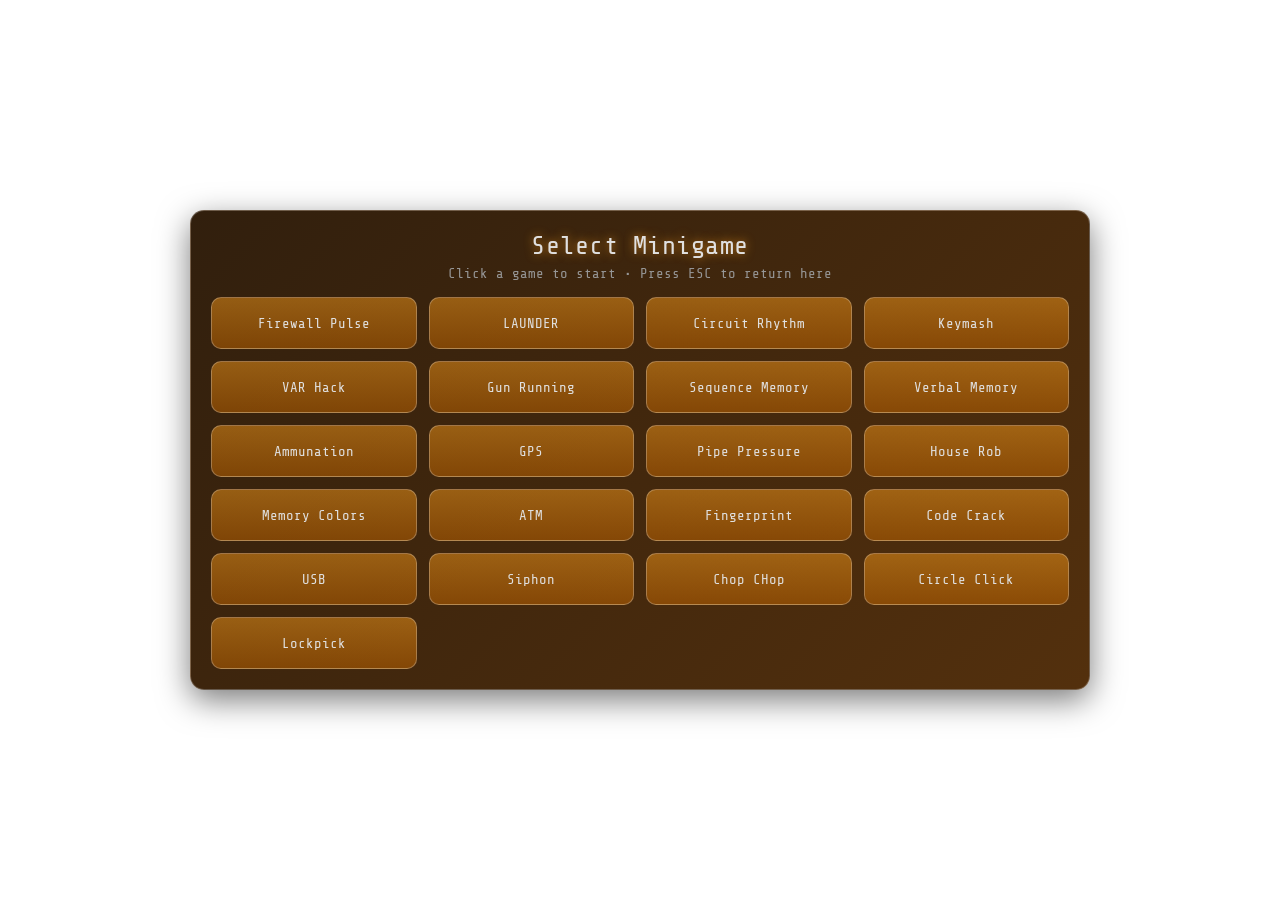
<file: index.html>
<!-- 
-- Glitch Minigames
-- Copyright (C) 2024 Glitch
-- 
-- This program is free software: you can redistribute it and/or modify
-- it under the terms of the GNU General Public License as published by
-- the Free Software Foundation, either version 3 of the License, or
-- (at your option) any later version.
-- 
-- This program is distributed in the hope that it will be useful,
-- but WITHOUT ANY WARRANTY; without even the implied warranty of
-- MERCHANTABILITY or FITNESS FOR A PARTICULAR PURPOSE. See the
-- GNU General Public License for more details.
-- 
-- You should have received a copy of the GNU General Public License
-- along with this program. If not, see <https://www.gnu.org/licenses/>. -->

<!DOCTYPE html>
<html lang="en">
<head>
    <meta charset="UTF-8">
    <meta name="viewport" content="width=device-width, initial-scale=1.0">
    <title>Luma Minigames</title>
    <link rel="stylesheet" href="css/style.css">
    <script src="js/jquery-3.6.0.min.js"></script>
    <meta name="viewport" content="width=device-width, initial-scale=1.0">
    <style>
        html, body {
            background: transparent !important;
            overflow: hidden;
        }
        
        body::before, body::after {
            display: none !important;
            content: none !important;
        }
    </style>
</head>
<body>
    <!-- Firewall Pulse Game Container -->
    <div id="hack-container" class="game-container">
        <div class="hack-title">
            <h2>FIREWALL PULSE <span class="blink">[BREACH IN PROGRESS]</span></h2>
        </div>
        
        <div class="pulse-container">
            <div class="wall left-wall"></div>
            <div class="pulse-track">
                <div class="safe-zone"></div>
                <div class="pulse-bar"></div>
            </div>
            <div class="wall right-wall"></div>
        </div>
        
        <div class="hack-info">
            <div class="counter">ATTEMPTS: <span id="counter">0</span>/<span id="total-hacks">3</span></div>
            <div class="message"><span id="message">Click to stop the pulse inside the safe zone</span></div>
        </div>
        
        <div class="timer-container">
            <div class="timer-bar">
                <div class="timer-progress"></div>
            </div>
            <div class="timer-text">Time: <span id="timer-count">10.0</span>s</div>
        </div>
        
        <div class="hack-controls">
            <button id="hack-button">EXECUTE</button>
        </div>
    </div>
    
    <!-- Backdoor Sequence Game Container -->
    <div id="sequence-container" class="game-container">
        <div class="hack-title">
            <h2>BACKDOOR SEQUENCE <span class="blink">[ACCESS RESTRICTED]</span></h2>
        </div>
        
        <div class="sequence-display">
            <div class="previous-keys"></div>
            <div class="current-key"></div>
            <div class="next-keys"></div>
        </div>
        
        <div class="hack-info">
            <div class="counter">SEQUENCES: <span id="seq-counter">0</span>/<span id="seq-total">3</span></div>
            <div class="message"><span id="seq-message">Input the sequence to break the encryption</span></div>
        </div>
        
        <div class="timer-container">
            <div class="timer-bar">
                <div class="seq-timer-progress"></div>
            </div>
            <div class="timer-text">Time: <span id="seq-timer-count">15.0</span>s</div>
            <div class="time-penalty" id="time-penalty"></div>
        </div>
        
        <div class="sequence-progress">
            <div class="sequence-attempt" data-attempt="1">
                <div class="attempt-indicator active"></div>
                <div class="attempt-label">SEQ-01</div>
            </div>
            <div class="sequence-attempt" data-attempt="2">
                <div class="attempt-indicator"></div>
                <div class="attempt-label">SEQ-02</div>
            </div>
            <div class="sequence-attempt" data-attempt="3">
                <div class="attempt-indicator"></div>
                <div class="attempt-label">SEQ-03</div>
            </div>
        </div>
        
        <div class="sequence-help">
            <div>PRESS KEYS SHOWN IN SEQUENCE</div>
            <div class="key-hint">W, A, S, D, ←, →, ↑, ↓, 0-9</div>
        </div>
    </div>
    
    <!-- Circuit Rhythm Game Container -->
    <div id="rhythm-container" class="game-container">
        <div class="hack-title">
            <h2>CIRCUIT RHYTHM <span class="blink">[SYNCHRONIZE REQUIRED]</span></h2>
        </div>
        
        <div class="rhythm-display">
            <div class="combo-counter">
                <span id="combo-number">0</span>
                <span id="combo-text">COMBO</span>
            </div>
            
            <div class="rhythm-highway">
                <!-- Dynamic -->
            </div>
            
            <div class="hit-zone"></div>
            
            <div class="key-indicators">
                <!-- Dynamic -->
            </div>
        </div>
        
        <div class="hack-info">
            <div class="counter">SCORE: <span id="rhythm-score">0</span></div>
            <div class="message"><span id="rhythm-message">Hit the notes in sync with the beat</span></div>
        </div>
        
        <div class="timer-container">
            <div class="timer-bar">
                <div class="rhythm-progress"></div>
            </div>
            <div class="timer-text">Progress: <span id="rhythm-progress">0</span>%</div>
        </div>
        
        <div class="key-help">
            <div id="rhythm-key-hint">Press keys to match falling notes</div>
        </div>
    </div>
    
    <div class="audio-elements" style="display: none;">
        <audio id="sound-click" preload="auto">
            <source src="sounds/click.mp3" type="audio/mpeg">
        </audio>
        <audio id="sound-success" preload="auto">
            <source src="sounds/success.mp3" type="audio/mpeg">
        </audio>
        <audio id="sound-failure" preload="auto">
            <source src="sounds/failure.mp3" type="audio/mpeg">
        </audio>
        <audio id="sound-penalty" preload="auto">
            <source src="sounds/penalty.mp3" type="audio/mpeg">
        </audio>
        <audio id="sound-buttonPress" preload="auto">
            <source src="sounds/buttonPress.mp3" type="audio/mpeg">
        </audio>
    </div>
    
    <div id="keymash-container" class="game-container">
        <div class="progress-circle">
            <svg viewBox="0 0 100 100">
                <circle class="progress-background" cx="50" cy="50" r="45"></circle>
                <circle class="progress-bar" cx="50" cy="50" r="45"></circle>
            </svg>
            <div class="key-display">
                <span id="target-key">E</span>
            </div>
        </div>
    </div>
    
    <!-- Var Hack Game Container -->
    <div id="var-hack-container" class="game-container">
        <div class="hack-title">
            <h2>VAR SIMULATION <span class="blink">[MEMORY TEST]</span></h2>
        </div>
        
        <div class="var-display">
            <div class="var-splash">
                <div class="var-icon"></div>
                <span class="var-text">PREPARING INTERFACE...</span>
            </div>
            <div class="var-groups hidden"></div>
        </div>

        <div class="hack-info">
            <div class="message"><span id="var-message">Memorize the pattern</span></div>
        </div>
        
        <div class="timer-container">
            <div class="timer-bar">
                <div class="var-timer-progress"></div>
            </div>
            <div class="timer-text">Time: <span id="var-timer">0.0</span>s</div>
        </div>
    </div>

    <!-- Memory Game Container -->
    <div id="memory-container" class="game-container">
        <div class="hack-title">
            <h2>NEURAL PATTERN <span class="blink">[MEMORY MATRIX]</span></h2>
        </div>
        
        <div class="memory-display">
            <div class="memory-splash">
                <div class="memory-icon">🧠</div>
                <span class="memory-text">PREPARING MEMORY MATRIX...</span>
            </div>
            <div class="memory-grid"></div>
        </div>

        <div class="hack-info">
            <div class="counter">ROUND: <span id="memory-round-current">1</span>/<span id="memory-round-total">3</span></div>
            <div class="message"><span id="memory-message">Memorize the pattern</span></div>
        </div>
        
        <div class="timer-container">
            <div class="timer-bar">
                <div class="memory-timer-progress"></div>        </div>
            <div class="timer-text">Time: <span id="memory-timer">3.0</span>s</div>
        </div>    </div>    
        
    <!-- Sequence Memory Game Container -->
    <div id="sequence-memory-container" class="game-container">
        <div class="hack-title">
            <h2>SEQUENCE PATTERN <span class="blink">[NEURAL SEQUENCE]</span></h2>
        </div>
        
        <div class="sequence-memory-display">
            <div class="sequence-memory-splash">
                <div class="sequence-memory-icon">🔄</div>
                <span class="sequence-memory-text">PREPARING SEQUENCE MATRIX...</span>
            </div>
            <div class="sequence-memory-grid"></div>
        </div>

        <div class="hack-info">
            <div class="counter">ROUND: <span id="sequence-memory-round-current">1</span>/<span id="sequence-memory-round-total">5</span></div>
            <div class="message"><span id="sequence-memory-message">Watch the sequence</span></div>
        </div>
          <div class="timer-container">
            <div class="timer-bar">
                <div class="sequence-memory-timer-progress"></div>
            </div>
            <div class="timer-text">Time: <span id="sequence-memory-timer">3.0</span>s</div>
        </div>    </div>
        
    <!-- Numbered Sequence Game Container -->
    <div id="numbered-sequence-container" class="game-container">
        <div class="hack-title">
            <h2>NUMBERED SEQUENCE <span class="blink">[NUMERICAL MATRIX]</span></h2>
        </div>
        
        <div class="numbered-sequence-display">
            <div class="numbered-sequence-splash">
                <div class="numbered-sequence-icon">🔢</div>
                <span class="numbered-sequence-text">PREPARING NUMBERED MATRIX...</span>
            </div>
            <div class="numbered-sequence-grid"></div>
        </div>

        <div class="hack-info">
            <div class="counter">ROUND: <span id="numbered-sequence-round-current">1</span>/<span id="numbered-sequence-round-total">3</span></div>
            <div class="message"><span id="numbered-sequence-message">Memorize the numbered sequence</span></div>
        </div>
        
        <div class="timer-container">
            <div class="timer-bar">
                <div class="numbered-sequence-timer-progress"></div>
            </div>
            <div class="timer-text">Time: <span id="numbered-sequence-timer">4.0</span>s</div>
        </div>
    </div>
        
    <!-- Verbal Memory Game Container -->
    <div id="verbal-memory-container" class="game-container">
        <div class="hack-title">
            <h2>VERBAL MEMORY <span class="blink">[WORD RECOGNITION]</span></h2>
        </div>
        
        <div class="verbal-memory-display">
            <div class="verbal-memory-splash">
                <div class="verbal-memory-icon">📝</div>
                <span class="verbal-memory-text">PREPARING WORD MATRIX...</span>
            </div>            <div class="verbal-memory-game">
                <div class="verbal-memory-top-section">
                    <div class="verbal-memory-word-display">
                        <span id="verbal-memory-current-word">WORD</span>
                    </div>
                </div>
                <div class="verbal-memory-bottom-section">
                    <div class="verbal-memory-left-btn">
                        <button id="verbal-memory-seen-btn" class="verbal-memory-btn seen-btn">SEEN</button>
                    </div>
                    <div class="verbal-memory-right-btn">
                        <button id="verbal-memory-new-btn" class="verbal-memory-btn new-btn">NEW</button>
                    </div>
                </div>
            </div>
        </div>

        <div class="hack-info">
            <div class="counter">SCORE: <span id="verbal-memory-score">0</span> | STRIKES: <span id="verbal-memory-strikes">0</span>/<span id="verbal-memory-max-strikes">3</span></div>
            <div class="message"><span id="verbal-memory-message">Click SEEN if you've seen this word before, or NEW if it's a new word</span></div>
        </div>
          <div class="timer-container">
            <div class="timer-bar">
                <div class="verbal-memory-timer-progress"></div>
            </div>            <div class="timer-text">Time: <span id="verbal-memory-time-left">5.0</span>s | Words: <span id="verbal-memory-word-count">0</span></div>
        </div>
    </div>

    <!-- Symbol Search Game Container -->
    <div id="symbol-search-container" class="game-container">
        <div class="hack-title">
            <h2>SYMBOL SCAN <span class="blink">[TARGET ACQUISITION]</span></h2>
        </div>
        
        <div class="symbol-search-display">
            <div class="symbol-search-splash">
                <div class="symbol-search-icon">🔍</div>
                <span class="symbol-search-text">INITIALIZING SCANNER...</span>
            </div>
            <div class="symbol-search-target-display">
                <span class="symbol-search-target-label">FIND TARGET:</span>
                <span id="symbol-search-target">◆</span>
            </div>
            <div class="symbol-search-grid"></div>
        </div>

        <div class="hack-info">
            <div class="message"><span id="symbol-search-message">Find and select the target symbol</span></div>
        </div>
        
        <div class="timer-container">
            <div class="timer-bar">
                <div class="symbol-search-timer-progress"></div>
            </div>
            <div class="timer-text">Time: <span id="symbol-search-timer">30.0</span>s</div>
        </div>
        
        <div class="symbol-search-controls">
            <span><span class="key">W A S D</span> / <span class="key">↑ ↓ ← →</span> Move</span>
            <span><span class="key">ENTER</span> / <span class="key">SPACE</span> Select</span>
        </div>
    </div>

    <!-- Pipe Pressure Game Container -->

    <div id="pipe-pressure-container" class="game-container">
        <div class="hack-title">
            <h2>PIPE PRESSURE <span class="blink">[FLOW CONNECT]</span></h2>
        </div>
        
        <div class="pipe-pressure-display">
            <div id="pipe-grid"></div>
        </div>

        <div class="hack-info">
            <div class="message"><span id="pipe-pressure-message">Click pipes to rotate. Connect START to END.</span></div>
        </div>
        
        <div class="timer-container">
            <div class="timer-bar">
                <div class="pipe-pressure-timer-progress"></div>
            </div>
            <div class="timer-text">Time: <span id="pipe-pressure-timer">30.0</span>s</div>
        </div>
    </div>

    <!-- Pairs Memory Game Container -->
    <div id="pairs-container" class="game-container">
        <div class="hack-title">
            <h2>PAIRS <span class="blink">[MEMORY MATCH]</span></h2>
        </div>
        
        <div class="pairs-display">
            <div id="pairs-grid"></div>
        </div>

        <div class="hack-info">
            <div class="message">
                <span>Find all matching pairs. Click cards to flip them.</span>
            </div>
            <div class="pairs-stats">
                <span class="pairs-pairs-info">Pairs: <span id="pairs-pairs">0 / 0</span></span>
                <span class="pairs-attempts-info">Attempts: <span id="pairs-attempts">0</span></span>
            </div>
        </div>
        
        <div class="timer-container pairs-timer-container">
            <div class="timer-bar">
                <div class="pairs-timer-progress"></div>
            </div>
            <div class="timer-text">Time: <span id="pairs-timer">30.0</span>s</div>
        </div>
    </div>

    <!-- Memory Colors Container -->
    <div id="memory-colors-container" class="game-container">
        <div class="hack-title">
            <h2>MEMORY COLORS <span class="blink">[MEMORIZE]</span></h2>
        </div>
        
        <div class="memory-colors-display">
            <div id="memory-colors-grid"></div>
        </div>

        <div class="hack-info">
            <div class="mc-info-row">
                <div class="message">
                    <span id="mc-instruction">Memorize the colored boxes</span>
                </div>
            </div>
            <div class="mc-answer-row">
                <div id="mc-question" class="mc-question"></div>
                <div id="mc-answer-section" class="mc-answer-section">
                    <input type="number" id="mc-answer-input" class="mc-answer-input" placeholder="?" min="0" max="99">
                    <button id="mc-submit-btn" class="mc-submit-btn">Submit</button>
                </div>
                <div class="mc-stats">
                    <span class="mc-round-info">Round: <span id="mc-round">1 / 3</span></span>
                    <span class="mc-score-info">Score: <span id="mc-score">0</span></span>
                </div>
            </div>
        </div>
        
        <div class="timer-container mc-timer-container">
            <div class="timer-bar">
                <div class="mc-timer-progress"></div>
            </div>
            <div class="timer-text">Time: <span id="mc-timer">5.0</span>s</div>
        </div>
    </div>

    <!-- Untangle Container -->
    <div id="untangle-container" class="game-container">
        <div class="hack-title">
            <h2>UNTANGLE <span class="blink">[NETWORK]</span></h2>
        </div>
        
        <div class="untangle-display">
            <canvas id="untangle-canvas"></canvas>
        </div>

        <div class="hack-info">
            <div class="untangle-info-row">
                <div class="message">
                    <span>Drag dots to untangle. No lines should cross.</span>
                </div>
                <div class="untangle-stats">
                    <span class="untangle-crossings-info">Crossings: <span id="untangle-crossings">0</span></span>
                </div>
            </div>
        </div>
        
        <div class="timer-container untangle-timer-container">
            <div class="timer-bar">
                <div class="untangle-timer-progress"></div>
            </div>
            <div class="timer-text">Time: <span id="untangle-timer">60.0</span>s</div>
        </div>
    </div>

    <!-- Fingerprint Container -->
    <div id="fingerprint-container" class="game-container">
        <div class="hack-title">
            <h2>FINGERPRINT <span class="blink">[SCANNER]</span></h2>
        </div>
        
        <div class="hack-info">
            <div class="fingerprint-info-row">
                <div class="message">
                    <span>Align all arc segments to complete the fingerprint</span>
                </div>
                <div class="fingerprint-stats">
                    <span class="fingerprint-matched-info">Aligned: <span id="fingerprint-matched">0/5</span></span>
                </div>
            </div>
        </div>

        <div class="fingerprint-display">
            <div id="fingerprint-row-controls" class="fp-controls-left"></div>
            <canvas id="fingerprint-canvas"></canvas>
            <div id="fingerprint-row-controls-right" class="fp-controls-right"></div>
        </div>
        
        <div class="timer-container fingerprint-timer-container">
            <div class="timer-bar">
                <div class="fingerprint-timer-progress"></div>
            </div>
            <div class="timer-text">Time: <span id="fingerprint-timer">30.0</span>s</div>
        </div>
    </div>

    <!-- Code Crack Container -->
    <div id="code-crack-container" class="game-container">
        <div class="hack-title">
            <h2>CODE CRACK <span class="blink">[PIN BREACH]</span></h2>
        </div>
        
        <div class="code-crack-display"></div>
        
        <div class="timer-container code-crack-timer-container">
            <div class="timer-bar">
                <div class="code-crack-timer-progress"></div>
            </div>
            <div class="timer-text">Time: <span id="code-crack-timer">60.0</span>s</div>
        </div>
    </div>

    <!-- Word Crack Container -->
    <div id="word-crack-container" class="game-container">
        <div class="hack-title">
            <h2>WORD CRACK <span class="blink">[LEXICON BREACH]</span></h2>
        </div>
        
        <div class="word-crack-display"></div>
        
        <div class="timer-container word-crack-timer-container">
            <div class="timer-bar">
                <div class="word-crack-timer-progress"></div>
            </div>
            <div class="timer-text">Time: <span id="word-crack-timer">120.0</span>s</div>
        </div>
    </div>

    <!-- Balance Container -->
    <div id="balance-container" class="game-container">
        <div class="hack-title">
            <h2>BALANCE <span class="blink">[STABILIZATION REQUIRED]</span></h2>
        </div>
        
        <div class="balance-display">
            <canvas id="balance-gauge" width="320" height="200"></canvas>
            <div class="balance-controls">
                <span class="balance-key">Q</span>
                <div class="balance-danger-bar">
                    <div class="balance-danger-fill"></div>
                </div>
                <span class="balance-key">E</span>
            </div>
            <div class="balance-status safe">STABLE</div>
        </div>
        
        <div class="balance-instruction">Keep the needle balanced by pressing Q and E - don't let it fall into the red zones!</div>
        
        <div class="timer-container balance-timer-container">
            <div class="timer-bar">
                <div class="balance-timer-progress"></div>
            </div>
        </div>
    </div>

    <!-- Circle Click Container -->
    <div id="circle-click-container">
        <canvas id="circle-click-canvas" width="160" height="160"></canvas>
    </div>

    <!-- Lockpick Container -->
    <div id="lockpick-container">
        <canvas id="lockpick-canvas" width="180" height="180"></canvas>
    </div>

    <!-- Aim Test Container -->
    <div id="aim-test-container" class="game-container">
        <div class="hack-title">
            <h2>AIM TEST <span class="blink">[TARGET ACQUISITION]</span></h2>
        </div>
        
        <div class="aim-test-display">
            <div class="aim-test-info">
                <span class="aim-test-counter">HITS: <span id="aim-test-hits">0</span>/<span id="aim-test-total">10</span></span>
                <span class="aim-test-misses">MISSED: <span id="aim-test-misses">0</span>/<span id="aim-test-max-misses">5</span></span>
            </div>
            <div class="aim-test-area"></div>
        </div>
        
        <div class="aim-test-instruction">Click the targets before they disappear!</div>
        
        <div class="timer-container aim-test-timer-container">
            <div class="timer-bar">
                <div class="aim-test-timer-progress"></div>
            </div>
        </div>
    </div>

    <script src="js/numberedSequence.js"></script>
    <script src="js/balance.js"></script>
    <script src="js/firewallPulse.js"></script>
    <script src="js/backdoorSequence.js"></script>
    <script src="js/app.js"></script>
    <script src="js/rhythm.js"></script>
    <script src="js/keymash.js"></script>
    <script src="js/varHack.js"></script>
    <script src="js/memory.js"></script>
    <script src="js/sequenceMemory.js"></script>
    <script src="js/verbalMemory.js"></script>
    <script src="js/symbolSearch.js"></script>
    <script src="js/pipePressure.js"></script>
    <script src="js/pairs.js"></script>
    <script src="js/memoryColors.js"></script>
    <script src="js/untangle.js"></script>
    <script src="js/fingerprint.js"></script>
    <script src="js/codeCrack.js"></script>
    <script src="js/wordCrack.js"></script>
    <script src="js/aimTest.js"></script>
    <script src="js/circleClick.js"></script>
    <script src="js/lockpick.js"></script>
</body>
</html>
</file>
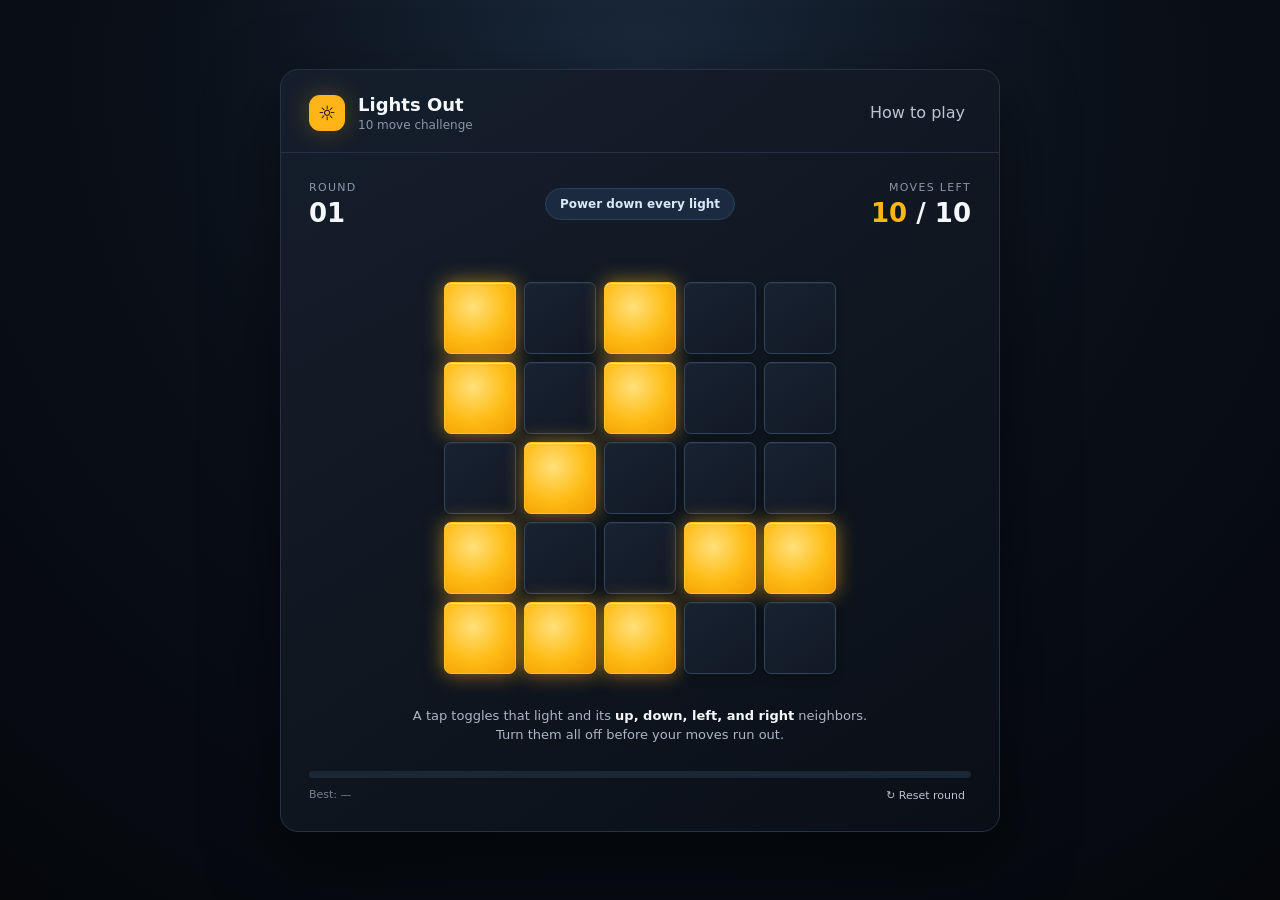
<file: lightsOut.html>
<!doctype html>
<html lang="en">
<head>
<meta charset="UTF-8"><meta name="viewport" content="width=device-width,initial-scale=1"><title>Lights Out — 10 Move Challenge</title>
<style>
:root{color-scheme:dark;--bg:#070b12;--panel:#101722;--line:#263244;--muted:#8996a9;--text:#f4f7fb;--amber:#ffb517;--blue:#80bfff}*{box-sizing:border-box}body{margin:0;min-height:100vh;display:grid;place-items:center;padding:24px;font-family:Inter,system-ui,sans-serif;color:var(--text);background:radial-gradient(circle at 50% 8%,#1a293b,#0a1019 45%,#05070b)}.game{width:min(720px,100%);border:1px solid var(--line);border-radius:18px;overflow:hidden;background:linear-gradient(145deg,#151f2cf5,#0a0f17fa);box-shadow:0 24px 70px #0008}.top{display:flex;justify-content:space-between;align-items:center;padding:24px 28px 20px;border-bottom:1px solid var(--line)}.brand{display:flex;gap:13px;align-items:center}.icon{width:36px;height:36px;display:grid;place-items:center;border-radius:11px;color:#15100a;background:var(--amber);box-shadow:0 0 25px #ffb51744;font-size:20px}h1{margin:0;font-size:18px}.sub{margin:3px 0 0;font-size:12px;color:var(--muted)}button{font:inherit}.help,.reset{color:#b9c4d4;background:none;border:0;cursor:pointer}.help:hover,.reset:hover{color:#fff}main{padding:28px}.stats{display:grid;grid-template-columns:1fr auto 1fr;align-items:center;margin-bottom:26px}.stat:last-child{text-align:right}.label{color:var(--muted);font-size:11px;text-transform:uppercase;letter-spacing:.12em}.value{margin-top:4px;font-size:26px;font-weight:750}.value span{color:var(--amber)}.status{padding:8px 14px;border-radius:999px;color:#dbe8f9;background:#1b2a3e;border:1px solid #2a415d;font-size:12px;font-weight:650}.boardWrap{display:grid;place-items:center;padding:18px 0 22px}.board{display:grid;grid-template-columns:repeat(5,minmax(42px,72px));gap:8px;padding:10px}.cell{aspect-ratio:1;border:1px solid #34445b;border-radius:7px;background:linear-gradient(145deg,#182231,#111925);cursor:pointer;box-shadow:inset 0 1px #ffffff0a,0 4px 10px #0003;transition:.15s}.cell:hover{transform:translateY(-2px);border-color:#6b7f9d}.cell:focus-visible{outline:3px solid var(--blue);outline-offset:3px}.cell.on{border-color:#ffc12e;background:radial-gradient(circle at 40% 34%,#ffe07c,#ffbd18 52%,#f09b00);box-shadow:0 0 20px #ffb51790,inset 0 1px #fff8}.hint{text-align:center;color:#aab6c7;font-size:13px;line-height:1.5;margin:0 0 26px}.hint strong{color:#f5f7fa}.progress{height:7px;background:#1b2735;border-radius:99px;overflow:hidden}.progress i{display:block;height:100%;width:0;border-radius:inherit;background:linear-gradient(90deg,#e98900,#ffcf55);transition:width .25s}.footer{display:flex;justify-content:space-between;margin-top:10px;color:#738196;font-size:11px}.modal{position:fixed;inset:0;display:grid;place-items:center;padding:24px;background:#030508aa;backdrop-filter:blur(5px)}.modal[hidden]{display:none}.dialog{width:min(380px,100%);padding:28px;text-align:center;border:1px solid #31435c;border-radius:16px;background:#121c29;box-shadow:0 20px 60px #000b}.dialog h2{margin:0 0 8px}.dialog p{color:#b5c0cf;margin:0 0 22px;line-height:1.5;font-size:14px}.primary{border:0;border-radius:9px;padding:11px 18px;color:#1b1303;background:var(--amber);font-weight:750;cursor:pointer}.primary:hover{background:#ffd264}@media(max-width:520px){body{padding:10px}.top,main{padding-left:18px;padding-right:18px}.stats{grid-template-columns:1fr 1fr;gap:18px}.status{grid-column:1/-1;grid-row:2;justify-self:center}.board{gap:6px;padding:5px}}
</style></head>
<body><section class="game" aria-label="Lights Out game"><header class="top"><div class="brand"><div class="icon" aria-hidden="true">☼</div><div><h1>Lights Out</h1><p class="sub">10 move challenge</p></div></div><button class="help" id="help" type="button">How to play</button></header><main><div class="stats"><div class="stat"><div class="label">Round</div><div class="value" id="round">01</div></div><div class="status" id="status" role="status">Power down every light</div><div class="stat"><div class="label">Moves left</div><div class="value"><span id="moves">10</span> / 10</div></div></div><div class="boardWrap"><div class="board" id="board" role="grid" aria-label="5 by 5 Lights Out board"></div></div><p class="hint">A tap toggles that light and its <strong>up, down, left, and right</strong> neighbors.<br>Turn them all off before your moves run out.</p><div class="progress" aria-label="Moves used"><i id="progress"></i></div><div class="footer"><span id="best">Best: —</span><button class="reset" id="reset" type="button">↻ Reset round</button></div></main></section><div class="modal" id="modal" hidden><div class="dialog"><h2 id="modalTitle"></h2><p id="modalText"></p><button class="primary" id="modalButton" type="button">Play again</button></div></div>
<script>
const S=5,LIMIT=10,$=id=>document.getElementById(id);let cells=[],moves=0,round=0,seedMoves=0;
function flip(r,c){if(r>=0&&r<S&&c>=0&&c<S)cells[r*S+c]=!cells[r*S+c]}function press(r,c){[[r,c],[r-1,c],[r+1,c],[r,c-1],[r,c+1]].forEach(([a,b])=>flip(a,b))}
function puzzle(){cells=Array(25).fill(false);let last=-1;seedMoves=5+Math.floor(Math.random()*4);for(let i=0;i<seedMoves;i++){let n;do n=Math.floor(Math.random()*25);while(n===last);last=n;press(Math.floor(n/S),n%S)}if(cells.every(v=>!v))puzzle()}
function render(){let html='';cells.forEach((on,i)=>html+=`<button class="cell${on?' on':''}" type="button" role="gridcell" aria-label="Row ${Math.floor(i/S)+1}, column ${i%S+1}, ${on?'on':'off'}" aria-pressed="${on}" data-i="${i}"></button>`);$('board').innerHTML=html;$('moves').textContent=LIMIT-moves;$('progress').style.width=`${moves/LIMIT*100}%`}
function finish(won){$('status').textContent=won?'Grid cleared!':'Out of moves';$('modalTitle').textContent=won?'Lights out!':'So close';$('modalText').textContent=won?`You cleared the grid in ${moves} move${moves===1?'':'s'}.`:'The lights stayed on, but every round has a new solution.';$('modalButton').textContent=won?'Next round':'Try again';$('modal').hidden=false;if(won){let best=Number(localStorage.getItem('lightsOutBest')||999);if(moves<best){localStorage.setItem('lightsOutBest',moves);$('best').textContent=`Best: ${moves} moves`}}}
function move(i){if(moves>=LIMIT||cells.every(v=>!v))return;press(Math.floor(i/S),i%S);moves++;render();if(cells.every(v=>!v))finish(true);else if(moves===LIMIT)finish(false)}
function newRound(){$('modal').hidden=true;round++;moves=0;puzzle();$('round').textContent=String(round).padStart(2,'0');$('status').textContent='Power down every light';render()}
$('board').addEventListener('click',e=>{if(e.target.dataset.i!==undefined)move(Number(e.target.dataset.i))});$('reset').onclick=newRound;$('modalButton').onclick=newRound;$('help').onclick=()=>{$('modalTitle').textContent='How to play';$('modalText').textContent='Tap a tile to toggle it and the four tiles directly beside it. Clear all 25 lights in 10 moves or fewer.';$('modalButton').textContent='Got it';$('modalButton').onclick=()=>{$('modal').hidden=true;$('modalButton').onclick=newRound};$('modal').hidden=false};let best=Number(localStorage.getItem('lightsOutBest')||0);if(best)$('best').textContent=`Best: ${best} moves`;newRound();
</script></body></html>
</file>
<file: css/style.css>
/* 
-- Glitch Minigames
-- Copyright (C) 2024 Glitch
-- 
-- This program is free software: you can redistribute it and/or modify
-- it under the terms of the GNU General Public License as published by
-- the Free Software Foundation, either version 3 of the License, or
-- (at your option) any later version.
-- 
-- This program is distributed in the hope that it will be useful,
-- but WITHOUT ANY WARRANTY; without even the implied warranty of
-- MERCHANTABILITY or FITNESS FOR A PARTICULAR PURPOSE. See the
-- GNU General Public License for more details.
-- 
-- You should have received a copy of the GNU General Public License
-- along with this program. If not, see <https://www.gnu.org/licenses/>. */

@import url('https://fonts.googleapis.com/css2?family=Share+Tech+Mono&display=swap');

:root {
    /* Themeable colors */
    --primary-color: #ff9f1c;
    --secondary-color: #cc6b00;
    --success-color: #ff9f1c;
    --failure-color: #ff4444;
    --warning-color: #ffbf69;
    --background-color: #1e1e1e;
    --background-gradient-1: #261300;
    --background-gradient-2: #4a2500;
    --background-secondary: #1a0d00;
    --background-tertiary: #2b1500;
    --border-color: #505050;
    --text-color: #e0e0e0;
    --text-secondary-color: #969696;
    --danger-color: #cc0000;
    --safe-color: #22c55e;
    --background-opacity: 0.95;
    --background-gradient-1-alpha: rgba(38, 19, 0, 0.95);
    --background-gradient-2-alpha: rgba(74, 37, 0, 0.95);
    --background-secondary-alpha: rgba(26, 13, 0, 0.95);
    --background-tertiary-alpha: rgba(43, 21, 0, 0.95);
    
    /* Minigame specific colors */
    --minigame-color-1: #273cfcff;
    --minigame-color-2: #2add57ff;
    --minigame-color-3: #28e757ff;
    --minigame-color-4: #edeb64ff;
    --minigame-color-5: #eb87deff;
    
    /* Legacy variables for compatibility */
    --neon-blue: var(--primary-color);
    --light-blue: var(--primary-color);
    --dark-blue: var(--background-gradient-1);
    --dark-bg: var(--background-gradient-1);
    --safe-zone: var(--safe-color);
    --glow: rgba(255, 159, 28, 0.7);
    --glow-color: var(--primary-color);
    --background: var(--background-color);
    --text: var(--text-color);
}

* {
    box-sizing: border-box;
    margin: 0;
    padding: 0;
    font-family: 'Share Tech Mono', monospace;
}

body {
    background-color: transparent !important;
    margin: 0;
    padding: 0;
    height: 100vh;
    display: flex;
    justify-content: center;
    align-items: center;
    overflow: hidden;
}

body.sequence-active {
    cursor: none !important;
}

#minigame-launcher {
    width: min(900px, 92vw);
    max-height: 88vh;
    overflow-y: auto;
    padding: 20px;
    border-radius: 14px;
    border: 1px solid rgba(255, 255, 255, 0.26);
    background: linear-gradient(135deg, var(--background-gradient-1-alpha) 0%, var(--background-gradient-2-alpha) 100%);
    box-shadow: 0 10px 32px rgba(0, 0, 0, 0.52);
    display: none;
}

.launcher-title {
    text-align: center;
    color: var(--text-color);
    font-size: 26px;
    margin-bottom: 6px;
    text-shadow: 0 0 10px var(--glow);
    letter-spacing: 0.5px;
}

.launcher-subtitle {
    text-align: center;
    color: var(--text-secondary-color);
    font-size: 14px;
    margin-bottom: 16px;
}

.launcher-grid {
    display: grid;
    grid-template-columns: repeat(auto-fill, minmax(190px, 1fr));
    gap: 12px;
}

.launcher-button {
    border: 1px solid rgba(255, 255, 255, 0.26);
    border-radius: 10px;
    min-height: 52px;
    padding: 10px 10px;
    color: var(--text-color);
    background: linear-gradient(to bottom, rgba(255, 159, 28, 0.48), rgba(204, 107, 0, 0.48));
    cursor: pointer;
    font-size: 14px;
    transition: all 0.16s ease;
}

.launcher-button:hover {
    transform: translateY(-2px);
    border-color: rgba(255, 255, 255, 0.42);
    box-shadow: 0 0 12px rgba(255, 159, 28, 0.35);
}

.launcher-button:active {
    transform: translateY(0);
}

.launcher-button:focus-visible {
    outline: 2px solid rgba(255, 159, 28, 0.85);
    outline-offset: 2px;
}

#hack-container {
    background: linear-gradient(135deg, var(--background-gradient-1-alpha) 0%, var(--background-gradient-2-alpha) 100%);
    border: 1px solid rgba(255, 255, 255, 0.2);
    border-radius: 12px;
    width: 600px;
    padding: 20px;
    box-shadow: 0 5px 15px rgba(0, 0, 0, 0.5), inset 0 1px 1px rgba(255, 255, 255, 0.2);
    display: none;
    overflow: hidden;
}

.hack-title, .pulse-container, .hack-info, .timer-container, .hack-controls {
    border-radius: 8px;
}

.hack-title {
    color: white;
    text-align: center;
    margin-bottom: 20px;
    font-size: 18px;
    text-shadow: 0 0 10px var(--glow);
    border-bottom: 1px solid rgba(255, 255, 255, 0.1);
    padding-bottom: 10px;
}

.blink {
    animation: blink 1s infinite;
    color: var(--warning-color);
}

.pulse-container {
    display: flex;
    align-items: center;
    height: 100px;
    position: relative;
    margin-bottom: 20px;
}

.wall {
    width: 8px;
    height: 80px;
    background: linear-gradient(to bottom, var(--light-blue), var(--neon-blue));
    border-radius: 4px;
    box-shadow: 0 0 10px var(--glow);
}

.pulse-track {
    flex: 1;
    height: 40px;
    background: linear-gradient(to bottom, rgba(0, 0, 0, 0.2), rgba(0, 0, 0, 0.4));
    margin: 0 5px;
    position: relative;
    border-radius: 6px;
    overflow: hidden;
    border: 1px solid rgba(255, 255, 255, 0.1);
    box-shadow: inset 0 1px 3px rgba(0, 0, 0, 0.5);
}

.safe-zone {
    position: absolute;
    background: linear-gradient(to bottom, rgba(54, 255, 0, 0.2), rgba(54, 255, 0, 0.4));
    border: 1px solid rgba(54, 255, 0, 0.6);
    height: 100%;
    width: 80px;
    left: 50%;
    transform: translateX(-50%);
    box-shadow: 0 0 8px var(--safe-zone);
    transition: left 0.3s ease-out;
    border-radius: 4px;
}

.pulse-bar {
    position: absolute;
    width: 15px;
    height: 100%;
    background: linear-gradient(to bottom, var(--light-blue), var(--neon-blue));
    border-radius: 4px;
    box-shadow: 0 0 10px var(--glow);
    left: 0;
}

.hack-info {
    display: flex;
    justify-content: space-between;
    color: white;
    margin: 10px 0;
    padding: 10px;
    background: rgba(0, 0, 0, 0.2);
    border-radius: 4px;
    border: 1px solid rgba(255, 255, 255, 0.1);
}

.counter {
    color: var(--light-blue);
    font-size: 18px;
}

.message {
    color: #ffffff;
    font-size: 16px;
}

.hack-controls {
    display: flex;
    justify-content: center;
}

#hack-button {
    background: linear-gradient(to bottom, rgba(255, 159, 28, 0.6), rgba(204, 107, 0, 0.6));
    color: white;
    border: 1px solid rgba(255, 255, 255, 0.3);
    padding: 10px 30px;
    cursor: pointer;
    font-size: 16px;
    box-shadow: 0 1px 3px rgba(0, 0, 0, 0.3);
    transition: all 0.2s;
    border-radius: 4px;
}

#hack-button:hover {
    background: linear-gradient(to bottom, rgba(255, 186, 92, 0.72), rgba(229, 129, 17, 0.72));
    box-shadow: 0 1px 5px rgba(255, 159, 28, 0.5);
}

@keyframes blink {
    0%, 100% { opacity: 1; }
    50% { opacity: 0.3; }
}

.success-bar {
    background: var(--success-color) !important;
    box-shadow: 0 0 15px var(--success-color) !important;
}

.fail-bar {
    background: var(--failure-color) !important;
    box-shadow: 0 0 15px var(--failure-color) !important;
}

.timer-container {
    margin-top: 15px;
    margin-bottom: 15px;
    position: relative;
    width: 100%;
}

.timer-bar {
    height: 8px;
    background: rgba(0, 0, 0, 0.3);
    border-radius: 4px;
    overflow: hidden;
    position: relative;
    border: 1px solid rgba(255, 255, 255, 0.1);
    width: 100%;
    height: 10px;
    background: rgba(0, 0, 0, 0.3);
    border-radius: 5px;
    overflow: hidden;
}

.timer-progress {
    height: 100%;
    background: linear-gradient(to right, var(--danger-color), var(--warning-color));
    width: 100%;
    transition: width 0.1s linear;
    border-radius: 3px;
}

.timer-text {
    color: white;
    text-align: center;
    margin-top: 5px;
}

body, html {
    background-color: transparent !important;
    overflow: hidden;
    margin: 0;
    padding: 0;
    height: 100vh;
    width: 100vw;
}

.game-container {
    display: none;
    flex-direction: column;
    background: linear-gradient(135deg, var(--background-gradient-1-alpha) 0%, var(--background-gradient-2-alpha) 100%);
    border-radius: 10px;
    padding: 20px;
    width: 600px;
    margin: 0 auto;
}

.game-container.active {
    display: flex !important;
}

#verbal-memory-container.game-container {
    background: linear-gradient(135deg, var(--background-gradient-1-alpha) 0%, var(--background-gradient-2-alpha) 100%);
    border: 2px solid var(--border-color);
    border-radius: 15px;
    padding: 25px;
    width: 700px;
    margin: 0 auto;
    position: fixed;
    top: 50%;
    left: 50%;
    transform: translate(-50%, -50%);
    display: none;
    flex-direction: column;
    box-shadow: 
        0 10px 40px rgba(0, 0, 0, 0.3),
        inset 0 1px 3px rgba(255, 255, 255, 0.15),
        0 0 60px rgba(0, 150, 255, 0.2);
    backdrop-filter: none;
    min-height: auto;
    z-index: 9999;
    isolation: isolate;
}

#sequence-container {
    display: none;
    background: linear-gradient(135deg, var(--background-gradient-1-alpha) 0%, var(--background-gradient-2-alpha) 100%);
    border: 1px solid rgba(255, 255, 255, 0.2);
    border-radius: 12px;
    width: 600px;
    padding: 20px;
    box-shadow: 0 5px 15px rgba(0, 0, 0, 0.5), inset 0 1px 1px rgba(255, 255, 255, 0.2);
    overflow: hidden;
}

/* Sequence display container */
.sequence-display {
    display: flex;
    flex-direction: column;
    align-items: center;
    justify-content: space-between;
    height: 250px;
    margin-bottom: 20px;
    background: linear-gradient(135deg, var(--background-gradient-1-alpha) 0%, var(--background-gradient-2-alpha) 100%);
    border-radius: 8px;
    border: 1px solid rgba(255, 255, 255, 0.1);
    overflow: hidden;
    position: relative;
    padding: 15px 0;
}

/* Previous keys section */
.previous-keys {
    display: flex;
    justify-content: center;
    align-items: center;
    flex-wrap: wrap;
    width: 100%;
    min-height: 70px;
    padding: 10px;
    margin-bottom: 5px;
}

/* Current key section */
.current-key {
    display: flex;
    justify-content: center;
    align-items: center;
    width: 100%;
    min-height: 90px;
    padding: 10px;
    margin: 5px 0;
}

/* Next keys section */
.next-keys {
    display: flex;
    justify-content: center;
    align-items: center;
    flex-wrap: wrap;
    width: 100%;
    min-height: 70px;
    padding: 10px;
    margin-top: 5px;
}

.stage-group {
    display: flex;
    align-items: center;
    justify-content: center;
    margin: 0 10px;
    background: var(--background-secondary-alpha);
    padding: 8px;
    border-radius: 5px;
    box-shadow: 0 0 5px rgba(0, 0, 0, 0.3);
}

.key-box {
    display: flex;
    align-items: center;
    justify-content: center;
    width: 60px;
    height: 60px;
    margin: 5px;
    background: var(--background-secondary-alpha);
    border: 2px solid var(--primary-color);
    color: white;
    font-size: 24px;
    text-align: center;
    line-height: 1;
    border-radius: 5px;
    transition: all 0.2s ease;
    box-shadow: 0 0 5px var(--glow);
}

.key-box.pressed {
    background: rgba(0, 60, 100, 0.8);
    border-color: var(--primary-color);
    color: var(--primary-color);
    transform: scale(1);
}

.key-box.current {
    background: rgba(0, 40, 80, 0.8);
    border-color: var(--primary-color);
    color: var(--primary-color);
    animation: pulse-glow 1.5s infinite;
}

.key-box.correct {
    background: rgba(0, 80, 20, 0.8);
    border-color: var(--safe-zone);
    color: var(--safe-zone);
    box-shadow: 0 0 10px var(--safe-zone);
}

.key-box.wrong {
    background: rgba(80, 0, 0, 0.8);
    border-color: var(--danger-color);
    color: var(--danger-color);
    box-shadow: 0 0 10px var(--danger-color);
}

.key-box.next {
    background: rgba(20, 20, 20, 0.6);
    border-color: var(--text-secondary-color);
    color: var(--text-secondary-color);
}

.current-key {
    display: flex;
    justify-content: center;
    margin: 10px 0;
}

.key-box.current {
    width: 80px;
    height: 80px;
    background: rgba(0, 50, 100, 0.6);
    border: 2px solid var(--primary-color);
    color: white;
    font-size: 30px;
    box-shadow: 0 0 15px var(--glow);
    animation: pulse-glow 1.5s infinite;
}

.key-box.correct {
    background: rgba(0, 100, 0, 0.6);
    border-color: var(--safe-zone);
    box-shadow: 0 0 10px rgba(54, 255, 0, 0.6);
}

.key-box.wrong {
    background: rgba(100, 0, 0, 0.6);
    border-color: var(--failure-color);
    box-shadow: 0 0 10px rgba(255, 0, 0, 0.6);
}

.sequence-progress {
    display: flex;
    justify-content: space-between;
    margin: 15px 0;
    padding: 10px 20px;
    background: rgba(0, 0, 0, 0.2);
    border-radius: 8px;
    border: 1px solid rgba(255, 255, 255, 0.1);
}

.sequence-attempt {
    display: flex;
    flex-direction: column;
    align-items: center;
}

.attempt-indicator {
    width: 16px;
    height: 16px;
    border-radius: 50%;
    background: rgba(100, 100, 100, 0.3);
    border: 1px solid rgba(255, 255, 255, 0.2);
    margin-bottom: 5px;
}

.attempt-indicator.active {
    background: var(--primary-color);
    border-color: white;
    box-shadow: 0 0 10px var(--glow);
}

.attempt-indicator.success {
    background: var(--safe-zone);
    border-color: white;
    box-shadow: 0 0 10px var(--safe-zone);
}

.attempt-indicator.failure {
    background: var(--failure-color);
    border-color: white;
    box-shadow: 0 0 10px var(--danger-color);
}

.attempt-label {
    color: rgba(255, 255, 255, 0.7);
    font-size: 12px;
}

.sequence-help {
    text-align: center;
    color: rgba(255, 255, 255, 0.6);
    font-size: 12px;
    margin-top: 15px;
    padding: 10px;
    background: var(--background-secondary-alpha);
    border-radius: 8px;
}

.key-hint {
    color: var(--primary-color);
    font-size: 14px;
    margin-top: 5px;
}

.seq-timer-progress {
    height: 100%;
    background: linear-gradient(to right, var(--danger-color), var(--warning-color));
    width: 100%;
    transition: width 0.1s linear;
    border-radius: 3px;
}

@keyframes pulse-glow {
    0% { box-shadow: 0 0 5px var(--glow); }
    50% { box-shadow: 0 0 15px var(--glow); }
    100% { box-shadow: 0 0 5px var(--glow); }
}

.time-penalty {
    position: absolute;
    right: 20px;
    top: 5px;
    color: var(--failure-color);
    font-weight: bold;
    font-size: 24px;
    text-shadow: 0 0 10px rgba(255, 0, 0, 0.8);
    opacity: 0;
    transform: translateY(0);
    transition: opacity 0.2s;
    z-index: 10;
}

.time-penalty.show {
    opacity: 1;
    animation: fadeOutUp 1.5s forwards;
}

@keyframes fadeOutUp {
    0% {
        opacity: 1;
        transform: translateY(0);
    }
    80% {
        opacity: 0.7;
    }
    100% {
        opacity: 0;
        transform: translateY(-40px);
    }
}

.stage-group {
    display: flex;
    align-items: center;
    justify-content: center;
    margin: 0 10px;
    background: var(--background-secondary-alpha);
    padding: 5px;
    border-radius: 5px;
    box-shadow: 0 0 5px rgba(0, 0, 0, 0.3);
}

.current-stage {
    background: rgba(0, 40, 80, 0.6);
    box-shadow: 0 0 10px rgba(255, 159, 28, 0.45);
}

.previous-keys, .current-key, .next-keys {
    display: flex;
    justify-content: center;
    align-items: center;
    flex-wrap: wrap;
    width: 100%;
    padding: 5px;
}

#time-penalty {
    position: absolute;
    top: 10px;
    right: 10px;
    color: var(--failure-color);
    font-size: 20px;
    font-weight: bold;
    opacity: 0;
    transform: translateY(-20px);
    transition: all 0.3s ease;
    z-index: 1000;
    text-shadow: 0 0 5px rgba(255, 0, 0, 0.7);
}

#time-penalty.show {
    opacity: 1;
    transform: translateY(0);
}

/* Circuit Rhythm Game Styles */
#rhythm-container {
    background: linear-gradient(135deg, var(--background-gradient-1-alpha) 0%, var(--background-gradient-2-alpha) 100%);
    border: 1px solid rgba(255, 255, 255, 0.2);
    border-radius: 12px;
    width: 600px;
    padding: 20px;
    box-shadow: 0 5px 15px rgba(0, 0, 0, 0.5), inset 0 1px 1px rgba(255, 255, 255, 0.2);
    display: none;
}

.rhythm-display {
    position: relative;
    height: 400px;
    background: rgba(0, 0, 0, 0.25);
    border-radius: 8px;
    border: 1px solid rgba(255, 255, 255, 0.1);
    overflow: hidden;
    margin-bottom: 20px;
    box-shadow: inset 0 2px 5px rgba(0, 0, 0, 0.3);
}

.rhythm-highway {
    display: flex;
    justify-content: space-evenly;
    height: 100%;
    width: 100%;
    position: relative;
}

.rhythm-lane {
    position: relative;
    width: 60px;
    height: 100%;
    background: var(--background-secondary-alpha);
    border-left: 1px solid rgba(255, 255, 255, 0.1);
    border-right: 1px solid rgba(255, 255, 255, 0.1);
    box-shadow: inset 0 0 10px rgba(0, 0, 0, 0.3);
}

.rhythm-note {
    position: absolute;
    width: 50px;
    height: 20px;
    background: linear-gradient(to bottom, var(--light-blue), var(--neon-blue));
    border-radius: 4px;
    left: 5px;
    box-shadow: 0 0 10px var(--glow);
    transition: transform 0.1s;
    border: 1px solid rgba(255, 255, 255, 0.2);
}

.hit-zone {
    position: absolute;
    bottom: 50px;
    left: 0;
    width: 100%;
    height: 5px;
    background: linear-gradient(to right, 
        rgba(255, 255, 255, 0.1),
        var(--light-blue),
        rgba(255, 255, 255, 0.1)
    );
    box-shadow: 0 0 15px var(--glow);
    z-index: 2;
}

.key-indicators {
    position: absolute;
    bottom: 0;
    left: 0;
    width: 100%;
    height: 50px;
    display: flex;
    justify-content: space-evenly;
    z-index: 3;
}

.key-indicator {
    width: 50px;
    height: 40px;
    background: rgba(0, 40, 80, 0.8);
    border: 2px solid var(--light-blue);
    border-radius: 6px;
    display: flex;
    align-items: center;
    justify-content: center;
    color: white;
    font-size: 18px;
    box-shadow: 0 0 5px var(--glow);
    transition: all 0.2s ease;
}

.key-indicator.active {
    background: rgba(255, 159, 28, 0.6);
    box-shadow: 0 0 15px var(--glow);
    transform: translateY(-5px);
    border-color: var(--light-blue);
    color: var(--light-blue);
}

.rhythm-feedback {
    position: absolute;
    width: 100%;
    text-align: center;
    bottom: 60px;
    font-size: 20px;
    font-weight: bold;
    opacity: 0;
    transition: all 0.3s;
    text-shadow: 0 0 10px rgba(255, 255, 255, 0.8);
    pointer-events: none;
}

.feedback-perfect {
    color: var(--success-color);
}

.feedback-great {
    color: var(--primary-color);
}

.feedback-okay {
    color: var(--warning-color);
}

.feedback-miss {
    color: var(--failure-color);
}

.feedback-show {
    opacity: 1;
    transform: translateY(-20px);
}

.combo-counter {
    position: absolute;
    right: 20px;
    top: 20px;
    z-index: 5;
    display: flex;
    flex-direction: column;
    align-items: center;
    color: white;
}

#combo-number {
    font-size: 40px;
    font-weight: bold;
    text-shadow: 0 0 10px var(--glow);
    color: var(--light-blue);
    transition: all 0.2s;
}

#combo-text {
    font-size: 16px;
    opacity: 0.8;
    color: rgba(255, 255, 255, 0.8);
}

.combo-highlight {
    color: var(--success-color);
    transform: scale(1.2);
    text-shadow: 0 0 15px rgba(54, 255, 0, 0.8);
}

.rhythm-progress {
    height: 100%;
    background: linear-gradient(to right, var(--light-blue), var(--neon-blue));
    width: 0%;
    transition: width 0.5s;
    border-radius: 3px;
    box-shadow: 0 0 10px var(--glow);
}

.key-help {
    text-align: center;
    color: rgba(255, 255, 255, 0.7);
    margin-top: 10px;
    font-size: 14px;
}

/* Keymash Game Styles */
#keymash-container {
    display: none;
    position: absolute;
    bottom: 100px;
    left: 50%;
    transform: translateX(-50%);
    width: auto;
    height: auto;
    background: none;
    box-shadow: none;
    border: none;
    padding: 0;
}

.progress-circle {
    position: relative;
    width: 150px;
    height: 150px;
    border-radius: 50%;
    overflow: visible;
}

.progress-circle svg {
    transform: rotate(-90deg);
    width: 100%;
    height: 100%;
    overflow: visible;
}

.progress-background {
    fill: rgba(0, 0, 0, 0.6);
    stroke: rgba(0, 40, 80, 0.4);
    stroke-width: 8;
    filter: drop-shadow(0 0 8px rgba(0, 30, 60, 0.7));
    border-radius: 50%;
}

.progress-bar {
    fill: transparent;
    stroke: var(--neon-blue);
    stroke-width: 8;
    stroke-dasharray: 283;
    stroke-dashoffset: 283;
    transition: stroke-dashoffset 0.1s linear;
    stroke-linecap: round;
    filter: drop-shadow(0 0 6px var(--glow));
    border-radius: 50%;
}

.progress-circle::before {
    content: '';
    position: absolute;
    top: -10px;
    left: -10px;
    right: -10px;
    bottom: -10px;
    border-radius: 50%;
    background: radial-gradient(circle, var(--background-secondary) 0%, rgba(0,0,0,0) 70%);
    z-index: -1;
}

.key-display {
    position: absolute;
    top: 0;
    left: 0;
    width: 100%;
    height: 100%;
    display: flex;
    justify-content: center;
    align-items: center;
    font-size: 48px;
    font-weight: bold;
    color: white;
    text-shadow: 0 0 15px var(--glow);
}

.key-display.active {
    color: var(--light-blue);
    text-shadow: 0 0 20px var(--glow);
    transform: scale(1.1);
    transition: all 0.1s;
}

@keyframes progress-flash {
    0% { stroke: var(--neon-blue); filter: drop-shadow(0 0 6px var(--glow)); }
    50% { stroke: var(--safe-zone); filter: drop-shadow(0 0 15px var(--safe-zone)); }
    100% { stroke: var(--neon-blue); filter: drop-shadow(0 0 6px var(--glow)); }
}

.progress-flash {
    animation: progress-flash 0.5s infinite;
}

@keyframes failure-flash {
    0% { stroke: var(--danger-color); filter: drop-shadow(0 0 6px var(--danger-color)); }
    50% { stroke: var(--failure-color); filter: drop-shadow(0 0 15px var(--failure-color)); }
    100% { stroke: var(--danger-color); filter: drop-shadow(0 0 6px var(--danger-color)); }
}

.failure-flash {
    animation: failure-flash 0.3s infinite;
}

/* VAR Hack Styles */
#var-hack-container {
    background: linear-gradient(135deg, var(--background-gradient-1-alpha) 0%, var(--background-gradient-2-alpha) 100%);
    border: 1px solid rgba(255, 255, 255, 0.2);
    border-radius: 12px;
    width: 600px;
    padding: 20px;
    box-shadow: 0 5px 15px rgba(0, 0, 0, 0.5), inset 0 1px 1px rgba(255, 255, 255, 0.2);
    display: none;
}

.var-display {
    position: relative;
    height: 400px;
    background: rgba(0, 0, 0, 0.25);
    border-radius: 8px;
    border: 1px solid rgba(255, 255, 255, 0.1);
    overflow: hidden;
    margin-bottom: 20px;
    box-shadow: inset 0 2px 5px rgba(0, 0, 0, 0.3);
}

.var-group {
    position: absolute;
    width: 80px;
    height: 80px;
    border: 2px solid rgba(255, 255, 255, 0.3);
    border-radius: 8px;
    cursor: pointer;
    display: flex;
    align-items: center;
    justify-content: center;
    font-size: 40px;
    color: white;
    text-shadow: 0 0 10px rgba(0, 0, 0, 0.5);
    transition: all 0.3s;
    z-index: 1;
    animation: float 3s infinite ease-in-out;
}

.var-group[data-number="1"] {
    background: linear-gradient(135deg, var(--minigame-color-1), var(--secondary-color));
    box-shadow: 0 0 15px var(--glow-color);
    filter: brightness(0.8);
}

.var-group[data-number="2"] {
    background: linear-gradient(135deg, var(--minigame-color-2), var(--secondary-color));
    box-shadow: 0 0 15px var(--glow-color);
    filter: brightness(0.9);
}

.var-group[data-number="3"] {
    background: linear-gradient(135deg, var(--minigame-color-3), var(--secondary-color));
    box-shadow: 0 0 15px var(--glow-color);
    filter: brightness(1.0);
}

.var-group[data-number="4"] {
    background: linear-gradient(135deg, var(--minigame-color-4), var(--secondary-color));
    box-shadow: 0 0 15px var(--glow-color);
    filter: brightness(1.1);
}

.var-group[data-number="5"] {
    background: linear-gradient(135deg, var(--minigame-color-5), var(--secondary-color));
    box-shadow: 0 0 15px var(--glow-color);
    filter: brightness(1.2);
}

/* Plain var groups - all same color when useColors=false */
.var-groups.plain .var-group {
    background: linear-gradient(135deg, var(--background-gradient-1), var(--background-gradient-2)) !important;
    box-shadow: 0 0 10px var(--border-color) !important;
    filter: brightness(1.0) !important;
}

.var-group:hover {
    transform: scale(1.05);
    filter: brightness(1.2);
}

.var-groups.playing .var-group {
    color: transparent;
    text-shadow: none;
    filter: brightness(0.8);
}

.var-group.good {
    background: linear-gradient(135deg, var(--success-color), var(--safe-color)) !important;
    border-color: var(--success-color);
    box-shadow: 0 0 20px rgba(0, 255, 0, 0.7) !important;
    transform: scale(1.1);
    transition: all 0.3s ease;
}

.var-group.bad {
    background: linear-gradient(135deg, var(--failure-color), var(--danger-color)) !important;
    border-color: var(--failure-color);
    box-shadow: 0 0 20px rgba(255, 0, 0, 0.7) !important;
    transform: scale(0.9);
    transition: all 0.3s ease;
}

@keyframes float {
    0%, 100% { transform: translateY(0px); }
    50% { transform: translateY(-10px); }
}

.timer-bar {
    height: 10px;
    background: rgba(0, 0, 0, 0.3);
    border-radius: 5px;
    overflow: hidden;
    border: 1px solid rgba(255, 255, 255, 0.1);
    box-shadow: inset 0 1px 3px rgba(0, 0, 0, 0.5);
}

.var-timer-progress {
    height: 100%;
    background: linear-gradient(to right, var(--light-blue), var(--neon-blue));
    width: 100%;
    transition: width 0.1s linear;
    box-shadow: 0 0 10px var(--glow);
}

.hidden {
    display: none !important;
}

.var-splash {
    display: flex;
    flex-direction: column;
    align-items: center;
    justify-content: center;
    height: 100%;
    color: var(--light-blue);
    text-transform: uppercase;
}

.var-icon {
    font-size: 64px;
    margin-bottom: 30px;
    color: var(--neon-blue);
    text-shadow: 0 0 15px var(--glow);
}

.var-text {
    font-size: 24px;
    font-weight: bold;
    letter-spacing: 2px;
    text-shadow: 0 0 10px var(--glow);
    animation: textPulse 2s infinite;
}

@keyframes textPulse {
    0%, 100% { 
        opacity: 1;
        text-shadow: 0 0 10px var(--glow);
    }
    50% { 
        opacity: 0.7;
        text-shadow: 0 0 20px var(--glow);
    }
}

/* Memory Game Styles */
#memory-container {
    background: linear-gradient(135deg, var(--background-gradient-1-alpha) 0%, var(--background-gradient-2-alpha) 100%);
    border: 1px solid rgba(255, 255, 255, 0.2);
    border-radius: 12px;
    width: 600px;
    padding: 20px;
    box-shadow: 0 5px 15px rgba(0, 0, 0, 0.5), inset 0 1px 1px rgba(255, 255, 255, 0.2);
    display: none;
}

.memory-display {
    position: relative;
    height: 450px;
    background: rgba(0, 0, 0, 0.25);
    border-radius: 8px;
    border: 1px solid rgba(255, 255, 255, 0.1);
    overflow: hidden;
    margin-bottom: 20px;
    box-shadow: inset 0 2px 5px rgba(0, 0, 0, 0.3);
    display: flex;
    align-items: center;
    justify-content: center;
}

.memory-splash {
    display: flex;
    flex-direction: column;
    align-items: center;
    justify-content: center;
    height: 100%;
    color: var(--light-blue);
    text-transform: uppercase;
}

.memory-icon {
    font-size: 64px;
    margin-bottom: 30px;
    color: var(--neon-blue);
    text-shadow: 0 0 15px var(--glow);
}

.memory-text {
    font-size: 24px;
    font-weight: bold;
    letter-spacing: 2px;
    text-shadow: 0 0 10px var(--glow);
    animation: textPulse 2s infinite;
}

.memory-grid {
    display: none;
    width: 400px;
    height: 400px;
    margin: 0 auto;
    gap: 8px;
}

.memory-square {
    background: rgba(0, 40, 80, 0.4);
    border: 2px solid rgba(255, 255, 255, 0.2);
    border-radius: 8px;
    cursor: pointer;
    display: flex;
    align-items: center;
    justify-content: center;
    font-size: 24px;
    color: transparent;
    transition: all 0.3s ease;
    position: relative;
    overflow: hidden;
}

.memory-square::before {
    content: '';
    position: absolute;
    top: 0;
    left: 0;
    width: 100%;
    height: 100%;
    background: linear-gradient(45deg, transparent 30%, rgba(255, 255, 255, 0.1) 50%, transparent 70%);
    transform: translateX(-100%);
    transition: transform 0.6s;
}

.memory-square:hover::before {
    transform: translateX(100%);
}

.memory-square:hover {
    border-color: rgba(255, 255, 255, 0.4);
    background: rgba(0, 60, 120, 0.5);
    transform: scale(1.02);
}

.memory-square.lit {
    background: linear-gradient(135deg, var(--light-blue), var(--neon-blue));
    border-color: white;
    box-shadow: 0 0 20px var(--glow);
    animation: memoryPulse 0.5s ease-in-out;
}

.memory-square.player-selected {
    background: rgba(255, 255, 255, 0.1);
    border-color: var(--light-blue);
    box-shadow: 0 0 10px var(--glow);
}

.memory-square.correct {
    background: linear-gradient(135deg, var(--success-color), var(--safe-color)) !important;
    border-color: var(--success-color);
    box-shadow: 0 0 20px rgba(0, 255, 0, 0.7) !important;
    animation: correctPulse 0.6s ease-in-out;
}

.memory-square.wrong {
    background: linear-gradient(135deg, var(--failure-color), var(--danger-color)) !important;
    border-color: var(--failure-color);
    box-shadow: 0 0 20px rgba(255, 0, 0, 0.7) !important;
    animation: wrongShake 0.6s ease-in-out;
}

.memory-timer-progress {
    height: 100%;
    background: linear-gradient(to right, var(--light-blue), var(--neon-blue));
    width: 100%;
    transition: width 0.1s linear;
    box-shadow: 0 0 10px var(--glow);
}

@keyframes memoryPulse {
    0% { 
        transform: scale(1);
        box-shadow: 0 0 20px var(--glow);
    }
    50% { 
        transform: scale(1.1);
        box-shadow: 0 0 30px var(--glow);
    }
    100% { 
        transform: scale(1);
        box-shadow: 0 0 20px var(--glow);
    }
}

@keyframes correctPulse {
    0% { 
        transform: scale(1);
        box-shadow: 0 0 20px rgba(0, 255, 0, 0.7);
    }
    50% { 
        transform: scale(1.15);
        box-shadow: 0 0 40px rgba(0, 255, 0, 0.9);
    }
    100% { 
        transform: scale(1);
        box-shadow: 0 0 20px rgba(0, 255, 0, 0.7);
    }
}

@keyframes wrongShake {
    0% { transform: translateX(0); }
    25% { transform: translateX(-10px); }
    50% { transform: translateX(10px); }
    75% { transform: translateX(-5px); }
    100% { transform: translateX(0); }
}

/* ===== SEQUENCE MEMORY GAME STYLES ===== */

#sequence-memory-container {
    background: linear-gradient(135deg, var(--background-gradient-1-alpha) 0%, var(--background-gradient-2-alpha) 100%);
    border: 1px solid rgba(255, 255, 255, 0.2);
    border-radius: 12px;
    width: 600px;
    padding: 20px;
    box-shadow: 0 5px 15px rgba(0, 0, 0, 0.5), inset 0 1px 1px rgba(255, 255, 255, 0.2);
    display: none;
}

.sequence-memory-display {
    position: relative;
    height: 450px;
    background: rgba(0, 0, 0, 0.25);
    border-radius: 8px;
    border: 1px solid rgba(255, 255, 255, 0.1);
    overflow: hidden;
    margin-bottom: 20px;
    box-shadow: inset 0 2px 5px rgba(0, 0, 0, 0.3);
    display: flex;
    align-items: center;
    justify-content: center;
}

.sequence-memory-splash {
    display: flex;
    flex-direction: column;
    align-items: center;
    justify-content: center;
    height: 100%;
    color: var(--light-blue);
    text-transform: uppercase;
}

.sequence-memory-icon {
    font-size: 64px;
    margin-bottom: 30px;
    color: var(--neon-blue);
    text-shadow: 0 0 15px var(--glow);
}

.sequence-memory-text {
    font-size: 24px;
    font-weight: bold;
    letter-spacing: 2px;
    text-shadow: 0 0 10px var(--glow);
    animation: textPulse 2s infinite;
}

.sequence-memory-grid {
    display: none;
    width: 400px;
    height: 400px;
    margin: 0 auto;
    gap: 8px;
}

.sequence-memory-square {
    background: rgba(0, 40, 80, 0.4);
    border: 2px solid rgba(255, 255, 255, 0.2);
    border-radius: 8px;
    cursor: pointer;
    display: flex;
    align-items: center;
    justify-content: center;
    font-size: 24px;
    color: transparent;
    transition: all 0.3s ease;
    position: relative;
    overflow: hidden;
}

.sequence-memory-square::before {
    content: '';
    position: absolute;
    top: 0;
    left: 0;
    width: 100%;
    height: 100%;
    background: linear-gradient(45deg, transparent 30%, rgba(255, 255, 255, 0.1) 50%, transparent 70%);
    transform: translateX(-100%);
    transition: transform 0.6s;
}

.sequence-memory-square:hover::before {
    transform: translateX(100%);
}

.sequence-memory-square:hover {
    border-color: rgba(255, 255, 255, 0.4);
    background: rgba(0, 60, 120, 0.5);
    transform: scale(1.02);
}

.sequence-memory-square.lit {
    background: linear-gradient(135deg, var(--light-blue), var(--neon-blue));
    border-color: white;
    box-shadow: 0 0 20px var(--glow);
    animation: sequenceMemoryPulse 0.5s ease-in-out;
}

.sequence-memory-square.player-selected {
    background: rgba(255, 255, 255, 0.1);
    border-color: var(--light-blue);
    box-shadow: 0 0 10px var(--glow);
}

.sequence-memory-square.correct {
    background: linear-gradient(135deg, var(--success-color), var(--safe-color)) !important;
    border-color: var(--success-color);
    box-shadow: 0 0 20px rgba(0, 255, 0, 0.7) !important;
    animation: sequenceCorrectPulse 0.6s ease-in-out;
}

.sequence-memory-square.wrong {
    background: linear-gradient(135deg, var(--failure-color), var(--danger-color)) !important;
    border-color: var(--failure-color);
    box-shadow: 0 0 20px rgba(255, 0, 0, 0.7) !important;
    animation: sequenceWrongShake 0.6s ease-in-out;
}

.sequence-memory-timer-progress {
    height: 100%;
    background: linear-gradient(to right, var(--light-blue), var(--neon-blue));
    width: 100%;
    transition: width 0.1s linear;
    border-radius: 3px;
    box-shadow: 0 0 10px var(--glow);
}

@keyframes sequenceMemoryPulse {
    0% { 
        transform: scale(1);
        box-shadow: 0 0 20px var(--glow);
    }
    50% { 
        transform: scale(1.1);
        box-shadow: 0 0 30px var(--glow);
    }
    100% { 
        transform: scale(1);
        box-shadow: 0 0 20px var(--glow);
    }
}

@keyframes sequenceCorrectPulse {
    0% { 
        transform: scale(1);
        box-shadow: 0 0 20px rgba(0, 255, 0, 0.7);
    }
    50% { 
        transform: scale(1.15);
        box-shadow: 0 0 40px rgba(0, 255, 0, 0.9);
    }
    100% { 
        transform: scale(1);
        box-shadow: 0 0 20px rgba(0, 255, 0, 0.7);
    }
}

@keyframes sequenceWrongShake {
    0% { transform: translateX(0); }
    20% { transform: translateX(-10px); }
    40% { transform: translateX(10px); }
    60% { transform: translateX(-8px); }
    80% { transform: translateX(8px); }
    100% { transform: translateX(0); }
}

@keyframes numberedSequenceBlink {
    0%, 100% {
        opacity: 0.7;
        transform: scale(0.96);
    }
    50% {
        opacity: 1;
        transform: scale(1.04);
    }
}

.numbered-sequence-square.blinking {
    animation: numberedSequenceBlink 0.8s ease-in-out infinite;
}

/* ===== NUMBERED SEQUENCE GAME STYLES ===== */

.numbered-sequence-display {
    position: relative;
    height: 450px;
    background: linear-gradient(135deg, var(--background-gradient-1-alpha) 0%, var(--background-gradient-2-alpha) 100%);
    border-radius: 12px;
    border: 1px solid var(--border-color);
    overflow: hidden;
    margin-bottom: 20px;
    box-shadow: 0 0 25px rgba(0, 150, 255, 0.1);
    display: flex;
    align-items: center;
    justify-content: center;
    z-index: 1;
}

.numbered-sequence-splash {
    display: flex;
    flex-direction: column;
    align-items: center;
    justify-content: center;
    height: 100%;
    color: var(--light-blue);
}

.numbered-sequence-icon {
    font-size: 64px;
    margin-bottom: 20px;
    animation: iconFloat 2s ease-in-out infinite;
}

.numbered-sequence-text {
    font-size: 18px;
    font-weight: bold;
    text-transform: uppercase;
    letter-spacing: 3px;
    color: var(--light-blue);
    text-shadow: 0 0 10px var(--glow);
}

.numbered-sequence-grid {
    display: grid;
    gap: 8px;
}

.numbered-sequence-square {
    background: rgba(0, 40, 80, 0.4);
    border: 2px solid rgba(255, 255, 255, 0.2);
    border-radius: 8px;
    cursor: pointer;
    display: flex;
    align-items: center;
    justify-content: center;
    font-size: 32px;
    font-weight: bold;
    color: var(--light-blue);
    text-shadow: 0 0 10px var(--glow);
    transition: all 0.3s ease;
    position: relative;
    overflow: hidden;
}

.numbered-sequence-square::before {
    content: '';
    position: absolute;
    top: 0;
    left: 0;
    width: 100%;
    height: 100%;
    background: linear-gradient(45deg, transparent 30%, rgba(255, 255, 255, 0.1) 50%, transparent 70%);
    transform: translateX(-100%);
    transition: transform 0.6s;
}

.numbered-sequence-square:hover::before {
    transform: translateX(100%);
}

.numbered-sequence-square:hover {
    border-color: rgba(255, 255, 255, 0.4);
    background: rgba(0, 60, 120, 0.5);
    transform: scale(1.02);
}

.numbered-sequence-square.lit {
    background: linear-gradient(135deg, var(--light-blue), var(--neon-blue));
    border-color: white;
    box-shadow: 0 0 20px var(--glow);
    color: white;
}

.numbered-sequence-square.selected {
    background: rgba(255, 255, 255, 0.1);
    border-color: var(--light-blue);
    box-shadow: 0 0 10px var(--glow);
    transform: scale(0.95);
}

.numbered-sequence-square.correct {
    background: linear-gradient(135deg, var(--success-color), var(--safe-color)) !important;
    border-color: var(--success-color);
    box-shadow: 0 0 20px rgba(0, 255, 0, 0.7) !important;
    animation: numberedCorrectPulse 0.6s ease-in-out;
    color: white !important;
}

.numbered-sequence-square.wrong {
    background: linear-gradient(135deg, var(--failure-color), var(--danger-color)) !important;
    border-color: var(--failure-color);
    box-shadow: 0 0 20px rgba(255, 0, 0, 0.7) !important;
    animation: numberedWrongShake 0.6s ease-in-out;
    color: white !important;
}

.numbered-sequence-timer-progress {
    height: 100%;
    background: linear-gradient(to right, var(--light-blue), var(--neon-blue));
    width: 100%;
    transition: width 0.1s linear;
    border-radius: 3px;
    box-shadow: 0 0 10px var(--glow);
}

@keyframes numberedCorrectPulse {
    0% { 
        transform: scale(1);
        box-shadow: 0 0 20px rgba(0, 255, 0, 0.7);
    }
    50% { 
        transform: scale(1.15);
        box-shadow: 0 0 40px rgba(0, 255, 0, 0.9);
    }
    100% { 
        transform: scale(1);
        box-shadow: 0 0 20px rgba(0, 255, 0, 0.7);
    }
}

@keyframes numberedWrongShake {
    0% { transform: translateX(0); }
    20% { transform: translateX(-10px); }
    40% { transform: translateX(10px); }
    60% { transform: translateX(-8px); }
    80% { transform: translateX(8px); }
    100% { transform: translateX(0); }
}

/* ===== VERBAL MEMORY GAME STYLES ===== */

.verbal-memory-display {
    position: relative;
    height: 350px;
    background: linear-gradient(135deg, var(--background-gradient-1-alpha) 0%, var(--background-gradient-2-alpha) 100%);
    border-radius: 12px;
    border: 1px solid var(--border-color);
    overflow: hidden;
    margin-bottom: 20px;
    box-shadow: 0 0 25px rgba(0, 150, 255, 0.1);
    display: flex;
    align-items: center;
    justify-content: center;
    z-index: 1;
}

.verbal-memory-splash {
    display: flex;
    flex-direction: column;
    align-items: center;
    justify-content: center;
    height: 100%;
    color: var(--light-blue);
    text-transform: uppercase;
    position: relative;
}

.verbal-memory-icon {
    font-size: 72px;
    margin-bottom: 35px;
    color: var(--neon-blue);
    text-shadow: 
        0 0 20px var(--glow),
        0 0 40px rgba(0, 150, 255, 0.4);
    animation: iconFloat 3s ease-in-out infinite;
    filter: drop-shadow(0 4px 8px rgba(0, 0, 0, 0.3));
}

.verbal-memory-text {
    font-size: 26px;
    font-weight: bold;
    letter-spacing: 3px;
    text-shadow: 
        0 0 15px var(--glow),
        0 2px 4px rgba(0, 0, 0, 0.5);
    animation: textPulse 2.5s infinite;
    background: linear-gradient(45deg, var(--light-blue), var(--neon-blue), var(--light-blue));
    background-size: 200% 200%;
    -webkit-background-clip: text;
    -webkit-text-fill-color: transparent;
    background-clip: text;
    animation: textPulse 2.5s infinite, gradientShift 4s ease-in-out infinite;
}

@keyframes iconFloat {
    0%, 100% { transform: translateY(0) scale(1); }
    50% { transform: translateY(-8px) scale(1.05); }
}

@keyframes gradientShift {
    0%, 100% { background-position: 0% 50%; }
    50% { background-position: 100% 50%; }
}

@keyframes rotate {
    from { transform: rotate(0deg); }
    to { transform: rotate(360deg); }
}

.verbal-memory-game {
    display: none;
    flex-direction: column;
    align-items: center;
    justify-content: center;
    height: 100%;
    width: 100%;
    padding: 0;
    position: relative;
    box-sizing: border-box;
    background: transparent !important;
}

.verbal-memory-top-section {
    height: 50%;
    width: 100%;
    display: flex;
    align-items: center;
    justify-content: center;
    padding: 0;
    box-sizing: border-box;
    margin: 0;
    border: none;
}

.verbal-memory-bottom-section {
    height: 50%;
    width: 100%;
    display: flex;
    flex-direction: row;
    box-sizing: border-box;
    padding: 0;
    margin: 0;
    border: none;
}

.verbal-memory-left-btn, .verbal-memory-right-btn {
    width: 50%;
    height: 100%;
    display: flex;
    align-items: center;
    justify-content: center;
    padding: 0;
    margin: 0;
    box-sizing: border-box;
}

.verbal-memory-word-display {
    display: flex;
    align-items: center;
    justify-content: center;
    background: var(--background-secondary-alpha);
    border: none;
    border-radius: 0;
    padding: 0;
    width: 100%;
    height: 100%;
    flex-shrink: 0;
    position: relative;
    overflow: hidden;
    box-shadow: none;
    transition: all 0.4s cubic-bezier(0.4, 0, 0.2, 1);
    backdrop-filter: none !important;
    margin: 0;
}

.verbal-memory-word-display::before {
    content: '';
    position: absolute;
    top: 0;
    left: -100%;
    width: 100%;
    height: 100%;
    background: linear-gradient(90deg, transparent, rgba(255, 255, 255, 0.1), transparent);
    animation: shimmer 3s ease-in-out infinite;
}

@keyframes shimmer {
    0% { left: -100%; }
    50% { left: 100%; }
    100% { left: 100%; }
}

.verbal-memory-word-display:hover {
    transform: translateY(-2px);
    box-shadow: 
        0 12px 40px rgba(0, 0, 0, 0.5),
        inset 0 1px 2px rgba(255, 255, 255, 0.15),
        0 0 40px rgba(255, 159, 28, 0.3);
    border-color: rgba(255, 173, 66, 0.4);
}

#verbal-memory-current-word {
    font-size: 42px;
    font-weight: 700;
    color: var(--light-blue);
    text-shadow: 
        0 0 20px var(--glow),
        0 4px 8px rgba(0, 0, 0, 0.4);
    text-transform: uppercase;
    letter-spacing: 3px;
    text-align: center;
    width: 100%;
    display: flex;
    align-items: center;
    justify-content: center;
    position: relative;
    background: linear-gradient(45deg, var(--light-blue), var(--neon-blue), #ffffff, var(--light-blue));
    background-size: 300% 300%;
    -webkit-background-clip: text;
    -webkit-text-fill-color: transparent;
    background-clip: text;
    animation: wordGlow 3s ease-in-out infinite;
}

@keyframes wordGlow {
    0%, 100% { 
        background-position: 0% 50%;
        filter: brightness(1);
    }
    50% { 
        background-position: 100% 50%;
        filter: brightness(1.2);
    }
}

.verbal-memory-left-btn {
    border-right: 1px solid rgba(255, 255, 255, 0.1);
}

.verbal-memory-right-btn {
    border-left: 1px solid rgba(255, 255, 255, 0.1);
}

.seen-btn {
    background: rgba(204, 107, 0, 0.4);
}

.new-btn {
    background: rgba(0, 150, 50, 0.4);
}

.verbal-memory-btn {
    padding: 0;
    margin: 0;
    font-size: 18px;
    font-weight: 700;
    border: none;
    border-radius: 0;
    background: rgba(0, 40, 80, 0.4);
    color: var(--light-blue);
    cursor: pointer;
    transition: all 0.4s cubic-bezier(0.4, 0, 0.2, 1);
    text-transform: uppercase;
    letter-spacing: 2px;
    width: 100%;
    height: 100%;
    display: flex;
    align-items: center;
    justify-content: center;
    position: relative;
    overflow: hidden;
    backdrop-filter: none;
    box-shadow: none;
    outline: none;
}

.verbal-memory-btn::before {
    content: '';
    position: absolute;
    top: 0;
    left: -100%;
    width: 100%;
    height: 100%;
    background: linear-gradient(90deg, transparent, rgba(255, 255, 255, 0.2), transparent);
    transition: left 0.6s ease;
}

.verbal-memory-btn:hover::before {
    left: 100%;
}

.verbal-memory-btn:hover {
    filter: brightness(1.2);
    text-shadow: 0 0 15px var(--glow);
}

.verbal-memory-btn:active {
    filter: brightness(1.4);
}

.seen-btn:hover {
    background: var(--primary-color);
    box-shadow: 0 0 30px var(--primary-color);
}

.new-btn:hover {
    background: rgba(0, 180, 60, 0.5);
    box-shadow: 0 0 30px rgba(0, 255, 100, 0.4);
}

.seen-btn {
    background: rgba(204, 107, 0, 0.4);
    border: none;
    border-radius: 0;
    width: 100%;
    height: 100%;
    margin: 0;
    padding: 0;
}

.seen-btn:hover {
    background: rgba(255, 159, 28, 0.5);
    box-shadow: 0 0 30px rgba(255, 159, 28, 0.4);
    border: none;
}

.new-btn {
    background: rgba(0, 150, 50, 0.4);
    border: none;
    border-radius: 0;
    width: 100%;
    height: 100%;
    margin: 0;
    padding: 0;
}

.new-btn:hover {
    background: rgba(0, 200, 100, 0.5);
    box-shadow: 0 0 30px rgba(0, 255, 100, 0.4);
    border: none;
}

.verbal-memory-btn.correct {
    background: linear-gradient(135deg, var(--success-color), var(--safe-color), var(--success-color)) !important;
    box-shadow: 0 0 30px rgba(0, 255, 0, 0.8) !important;
    animation: verbalCorrectPulse 0.8s ease-in-out;
    color: #000000 !important;
    text-shadow: 0 0 10px rgba(255, 255, 255, 0.8);
}

.verbal-memory-btn.wrong {
    background: linear-gradient(135deg, var(--failure-color), var(--danger-color), var(--failure-color)) !important;
    box-shadow: 0 0 30px rgba(255, 0, 0, 0.8) !important;
    animation: verbalWrongShake 0.8s ease-in-out;
    color: #ffffff !important;
    text-shadow: 0 0 10px rgba(255, 0, 0, 0.8);
}

.verbal-memory-timer-progress {
    height: 100%;
    background: linear-gradient(to right, var(--light-blue), var(--neon-blue), var(--primary-color));
    width: 100%;
    transition: width 0.1s linear, background 0.3s ease, box-shadow 0.3s ease;
    border-radius: 5px;
    box-shadow: 
        0 0 15px var(--glow),
        inset 0 1px 2px rgba(255, 255, 255, 0.2);
    position: relative;
    overflow: hidden;
}

.verbal-memory-timer-progress::before {
    content: '';
    position: absolute;
    top: 0;
    left: 0;
    right: 0;
    bottom: 0;
    background: linear-gradient(90deg, transparent, rgba(255, 255, 255, 0.3), transparent);
    animation: timerShimmer 2s ease-in-out infinite;
}

@keyframes timerShimmer {
    0% { transform: translateX(-100%); }
    50% { transform: translateX(100%); }
    100% { transform: translateX(100%); }
}

.verbal-memory-timer-progress.warning {
    background: linear-gradient(to right, var(--warning-color), var(--warning-color), var(--warning-color));
    box-shadow: 
        0 0 20px rgba(255, 150, 0, 0.7),
        inset 0 1px 2px rgba(255, 255, 255, 0.2);
}

.verbal-memory-timer-progress.danger {
    background: linear-gradient(to right, var(--failure-color), var(--failure-color), var(--failure-color));
    box-shadow: 
        0 0 25px rgba(255, 48, 48, 0.9),
        inset 0 1px 2px rgba(255, 255, 255, 0.1);
    animation: dangerPulse 0.5s ease-in-out infinite alternate;
}

@keyframes dangerPulse {
    0% { 
        box-shadow: 
            0 0 25px rgba(255, 48, 48, 0.9),
            inset 0 1px 2px rgba(255, 255, 255, 0.1);
    }
    100% { 
        box-shadow: 
            0 0 35px rgba(255, 48, 48, 1),
            inset 0 1px 2px rgba(255, 255, 255, 0.2);
    }
}

@keyframes verbalCorrectPulse {
    0% { 
        transform: scale(1);
        box-shadow: 0 0 20px rgba(0, 255, 0, 0.7);
    }
    50% { 
        transform: scale(1.05);
        box-shadow: 0 0 30px rgba(0, 255, 0, 0.9);
    }
    100% { 
        transform: scale(1);
        box-shadow: 0 0 20px rgba(0, 255, 0, 0.7);
    }
}

@keyframes verbalWrongShake {
    0% { transform: translateX(0); }
    20% { transform: translateX(-10px); }
    40% { transform: translateX(10px); }
    60% { transform: translateX(-8px); }
    80% { transform: translateX(8px); }
    100% { transform: translateX(0); }
}

.debug-overlay {
    border: 2px solid red !important;
    z-index: 10000 !important;
}

html, body, .game-container, 
#verbal-memory-container, .verbal-memory-display,
.verbal-memory-game, .verbal-memory-word-display,
.verbal-memory-splash {
    background-color: transparent !important;
}

html::before, html::after, 
body::before, body::after,
.game-container::before, .game-container::after,
#verbal-memory-container::before, #verbal-memory-container::after,
.verbal-memory-display::before, .verbal-memory-display::after,
.verbal-memory-game::before, .verbal-memory-game::after,
.verbal-memory-splash::before, .verbal-memory-splash::after,
.verbal-memory-word-display::before, .verbal-memory-word-display::after {
    display: none !important;
    content: none !important;
    background: none !important;
    opacity: 0 !important;
}

.game-container {
    isolation: isolate;
}

/* ===== NUMBERED SEQUENCE GAME STYLES ===== */

.numbered-sequence-display {
    position: relative;
    height: 450px;
    background: linear-gradient(135deg, var(--background-gradient-1-alpha) 0%, var(--background-gradient-2-alpha) 100%);
    border-radius: 12px;
    border: 1px solid var(--border-color);
    overflow: hidden;
    margin-bottom: 20px;
    box-shadow: 0 0 25px rgba(0, 150, 255, 0.1);
    display: flex;
    align-items: center;
    justify-content: center;
    z-index: 1;
}

.numbered-sequence-splash {
    display: flex;
    flex-direction: column;
    align-items: center;
    justify-content: center;
    height: 100%;
    color: var(--light-blue);
}

.numbered-sequence-icon {
    font-size: 64px;
    margin-bottom: 20px;
    animation: iconFloat 2s ease-in-out infinite;
}

.numbered-sequence-text {
    font-size: 18px;
    font-weight: bold;
    text-transform: uppercase;
    letter-spacing: 3px;
    color: var(--light-blue);
    text-shadow: 0 0 10px var(--glow);
}

.numbered-sequence-grid {
    display: grid;
    gap: 8px;
}

.numbered-sequence-square {
    background: rgba(0, 40, 80, 0.4);
    border: 2px solid rgba(255, 255, 255, 0.2);
    border-radius: 8px;
    cursor: pointer;
    display: flex;
    align-items: center;
    justify-content: center;
    font-size: 32px;
    font-weight: bold;
    color: var(--light-blue);
    text-shadow: 0 0 10px var(--glow);
    transition: all 0.3s ease;
    position: relative;
    overflow: hidden;
}

.numbered-sequence-square::before {
    content: '';
    position: absolute;
    top: 0;
    left: 0;
    width: 100%;
    height: 100%;
    background: linear-gradient(45deg, transparent 30%, rgba(255, 255, 255, 0.1) 50%, transparent 70%);
    transform: translateX(-100%);
    transition: transform 0.6s;
}

.numbered-sequence-square:hover::before {
    transform: translateX(100%);
}

.numbered-sequence-square:hover {
    border-color: rgba(255, 255, 255, 0.4);
    background: rgba(0, 60, 120, 0.5);
    transform: scale(1.02);
}

.numbered-sequence-square.lit {
    background: linear-gradient(135deg, var(--light-blue), var(--neon-blue));
    border-color: white;
    box-shadow: 0 0 20px var(--glow);
    color: white;
}

.numbered-sequence-square.selected {
    background: rgba(255, 255, 255, 0.1);
    border-color: var(--light-blue);
    box-shadow: 0 0 10px var(--glow);
    transform: scale(0.95);
}

.numbered-sequence-square.correct {
    background: linear-gradient(135deg, var(--success-color), var(--safe-color)) !important;
    border-color: var(--success-color);
    box-shadow: 0 0 20px rgba(0, 255, 0, 0.7) !important;
    animation: numberedCorrectPulse 0.6s ease-in-out;
    color: white !important;
}

.numbered-sequence-square.wrong {
    background: linear-gradient(135deg, var(--failure-color), var(--danger-color)) !important;
    border-color: var(--failure-color);
    box-shadow: 0 0 20px rgba(255, 0, 0, 0.7) !important;
    animation: numberedWrongShake 0.6s ease-in-out;
    color: white !important;
}

.numbered-sequence-timer-progress {
    height: 100%;
    background: linear-gradient(to right, var(--light-blue), var(--neon-blue));
    width: 100%;
    transition: width 0.1s linear;
    border-radius: 3px;
    box-shadow: 0 0 10px var(--glow);
}

@keyframes numberedCorrectPulse {
    0% { 
        transform: scale(1);
        box-shadow: 0 0 20px rgba(0, 255, 0, 0.7);
    }
    50% { 
        transform: scale(1.15);
        box-shadow: 0 0 40px rgba(0, 255, 0, 0.9);
    }
    100% { 
        transform: scale(1);
        box-shadow: 0 0 20px rgba(0, 255, 0, 0.7);
    }
}

@keyframes numberedWrongShake {
    0% { transform: translateX(0); }
    20% { transform: translateX(-10px); }
    40% { transform: translateX(10px); }
    60% { transform: translateX(-8px); }
    80% { transform: translateX(8px); }
    100% { transform: translateX(0); }
}

/* ===== VERBAL MEMORY GAME STYLES ===== */

.verbal-memory-display {
    position: relative;
    height: 350px;
    background: linear-gradient(135deg, var(--background-gradient-1-alpha) 0%, var(--background-gradient-2-alpha) 100%);
    border-radius: 12px;
    border: 1px solid var(--border-color);
    overflow: hidden;
    margin-bottom: 20px;
    box-shadow: 0 0 25px rgba(0, 150, 255, 0.1);
    display: flex;
    align-items: center;
    justify-content: center;
    z-index: 1;
}

.verbal-memory-splash {
    display: flex;
    flex-direction: column;
    align-items: center;
    justify-content: center;
    height: 100%;
    color: var(--light-blue);
    text-transform: uppercase;
    position: relative;
}

.verbal-memory-icon {
    font-size: 72px;
    margin-bottom: 35px;
    color: var(--neon-blue);
    text-shadow: 
        0 0 20px var(--glow),
        0 0 40px rgba(0, 150, 255, 0.4);
    animation: iconFloat 3s ease-in-out infinite;
    filter: drop-shadow(0 4px 8px rgba(0, 0, 0, 0.3));
}

.verbal-memory-text {
    font-size: 26px;
    font-weight: bold;
    letter-spacing: 3px;
    text-shadow: 
        0 0 15px var(--glow),
        0 2px 4px rgba(0, 0, 0, 0.5);
    animation: textPulse 2.5s infinite;
    background: linear-gradient(45deg, var(--light-blue), var(--neon-blue), var(--light-blue));
    background-size: 200% 200%;
    -webkit-background-clip: text;
    -webkit-text-fill-color: transparent;
    background-clip: text;
    animation: textPulse 2.5s infinite, gradientShift 4s ease-in-out infinite;
}

@keyframes iconFloat {
    0%, 100% { transform: translateY(0) scale(1); }
    50% { transform: translateY(-8px) scale(1.05); }
}

@keyframes gradientShift {
    0%, 100% { background-position: 0% 50%; }
    50% { background-position: 100% 50%; }
}

@keyframes rotate {
    from { transform: rotate(0deg); }
    to { transform: rotate(360deg); }
}

.verbal-memory-game {
    display: none;
    flex-direction: column;
    align-items: center;
    justify-content: center;
    height: 100%;
    width: 100%;
    padding: 0;
    position: relative;
    box-sizing: border-box;
    background: transparent !important;
}

.verbal-memory-top-section {
    height: 50%;
    width: 100%;
    display: flex;
    align-items: center;
    justify-content: center;
    padding: 0;
    box-sizing: border-box;
    margin: 0;
    border: none;
}

.verbal-memory-bottom-section {
    height: 50%;
    width: 100%;
    display: flex;
    flex-direction: row;
    box-sizing: border-box;
    padding: 0;
    margin: 0;
    border: none;
}

.verbal-memory-left-btn, .verbal-memory-right-btn {
    width: 50%;
    height: 100%;
    display: flex;
    align-items: center;
    justify-content: center;
    padding: 0;
    margin: 0;
    box-sizing: border-box;
}

.verbal-memory-word-display {
    display: flex;
    align-items: center;
    justify-content: center;
    background: var(--background-secondary-alpha);
    border: none;
    border-radius: 0;
    padding: 0;
    width: 100%;
    height: 100%;
    flex-shrink: 0;
    position: relative;
    overflow: hidden;
    box-shadow: none; 
    transition: all 0.4s cubic-bezier(0.4, 0, 0.2, 1);
    backdrop-filter: none !important;
    margin: 0;
}

.verbal-memory-word-display::before {
    content: '';
    position: absolute;
    top: 0;
    left: -100%;
    width: 100%;
    height: 100%;
    background: linear-gradient(90deg, transparent, rgba(255, 255, 255, 0.1), transparent);
    animation: shimmer 3s ease-in-out infinite;
}

/* ===== SYMBOL SEARCH GAME STYLES ===== */

#symbol-search-container {
    background: linear-gradient(135deg, var(--background-gradient-1-alpha) 0%, var(--background-gradient-2-alpha) 100%);
    border: 1px solid rgba(255, 255, 255, 0.2);
    border-radius: 12px;
    width: 550px;
    padding: 20px;
    box-shadow: 0 5px 15px rgba(0, 0, 0, 0.5), inset 0 1px 1px rgba(255, 255, 255, 0.2);
    display: none;
    overflow: hidden;
}

.symbol-search-display {
    position: relative;
    background: linear-gradient(135deg, var(--background-gradient-1-alpha) 0%, var(--background-gradient-2-alpha) 100%);
    border-radius: 12px;
    border: 1px solid var(--border-color);
    overflow: hidden;
    margin-bottom: 20px;
    box-shadow: 0 0 25px rgba(0, 150, 255, 0.1);
    display: flex;
    flex-direction: column;
    align-items: center;
    justify-content: center;
    padding: 20px;
}

.symbol-search-splash {
    display: flex;
    flex-direction: column;
    align-items: center;
    justify-content: center;
    height: 300px;
    color: var(--light-blue);
    text-transform: uppercase;
}

.symbol-search-icon {
    font-size: 72px;
    margin-bottom: 35px;
    color: var(--neon-blue);
    text-shadow: 
        0 0 20px var(--glow),
        0 0 40px rgba(0, 150, 255, 0.4);
    animation: iconFloat 3s ease-in-out infinite;
    filter: drop-shadow(0 4px 8px rgba(0, 0, 0, 0.3));
}

.symbol-search-text {
    font-size: 22px;
    font-weight: bold;
    letter-spacing: 3px;
    text-shadow: 
        0 0 15px var(--glow),
        0 2px 4px rgba(0, 0, 0, 0.5);
    background: linear-gradient(45deg, var(--light-blue), var(--neon-blue), var(--light-blue));
    background-size: 200% 200%;
    -webkit-background-clip: text;
    -webkit-text-fill-color: transparent;
    background-clip: text;
    animation: textPulse 2.5s infinite, gradientShift 4s ease-in-out infinite;
}

.symbol-search-target-display {
    display: none;
    flex-direction: row;
    align-items: center;
    justify-content: center;
    gap: 15px;
    margin-bottom: 15px;
    padding: 15px 25px;
    background: rgba(0, 60, 120, 0.3);
    border: 1px solid rgba(255, 255, 255, 0.2);
    border-radius: 8px;
}

.symbol-search-target-label {
    font-size: 16px;
    color: var(--light-blue);
    text-transform: uppercase;
    letter-spacing: 2px;
}

#symbol-search-target {
    font-size: 48px;
    color: var(--success-color);
    text-shadow: 0 0 20px rgba(0, 255, 136, 0.7), 0 0 40px rgba(0, 255, 136, 0.4);
    animation: targetPulse 1.5s infinite;
}

@keyframes targetPulse {
    0%, 100% { 
        transform: scale(1);
        text-shadow: 0 0 20px rgba(0, 255, 136, 0.7), 0 0 40px rgba(0, 255, 136, 0.4);
    }
    50% { 
        transform: scale(1.1);
        text-shadow: 0 0 30px rgba(0, 255, 136, 0.9), 0 0 60px rgba(0, 255, 136, 0.6);
    }
}

.symbol-search-grid {
    display: none;
    gap: 4px;
    background: var(--background-secondary-alpha);
    padding: 10px;
    border-radius: 8px;
    border: 1px solid var(--border-color);
}

.symbol-search-cell {
    background: rgba(0, 40, 80, 0.6);
    border: 2px solid var(--border-color);
    border-radius: 6px;
    display: flex;
    align-items: center;
    justify-content: center;
    font-size: 24px;
    color: var(--light-blue);
    text-shadow: 0 0 10px var(--glow);
    transition: all 0.15s ease;
    cursor: pointer;
    position: relative;
    overflow: hidden;
}

.symbol-search-cell::before {
    content: '';
    position: absolute;
    top: 0;
    left: 0;
    width: 100%;
    height: 100%;
    background: linear-gradient(45deg, transparent 30%, rgba(255, 255, 255, 0.05) 50%, transparent 70%);
    transform: translateX(-100%);
    transition: transform 0.4s;
}

.symbol-search-cell:hover::before {
    transform: translateX(100%);
}

.symbol-search-cell.marker {
    background: rgba(255, 159, 28, 0.6);
    border-color: var(--primary-color);
    box-shadow: 0 0 20px rgba(255, 159, 28, 0.6), inset 0 0 15px rgba(255, 159, 28, 0.3);
    transform: scale(1.05);
    z-index: 10;
}

.symbol-search-cell.marker-sequence {
    background: rgba(255, 159, 28, 0.35);
    border-color: rgba(255, 159, 28, 0.6);
    box-shadow: 0 0 10px rgba(255, 159, 28, 0.4);
    z-index: 9;
}

.symbol-search-cell.marker::after {
    content: '';
    position: absolute;
    top: -4px;
    left: -4px;
    right: -4px;
    bottom: -4px;
    border: 2px solid var(--primary-color);
    border-radius: 8px;
    animation: markerPulse 0.8s infinite;
}

@keyframes markerPulse {
    0%, 100% { 
        opacity: 1;
        transform: scale(1);
    }
    50% { 
        opacity: 0.5;
        transform: scale(1.05);
    }
}

.symbol-search-cell.correct {
    background: linear-gradient(135deg, var(--success-color), var(--safe-color)) !important;
    border-color: var(--success-color) !important;
    box-shadow: 0 0 30px rgba(0, 255, 0, 0.8) !important;
    animation: symbolCorrectPulse 0.6s ease-in-out;
    color: white !important;
}

.symbol-search-cell.wrong {
    background: linear-gradient(135deg, var(--failure-color), var(--danger-color)) !important;
    border-color: var(--failure-color) !important;
    box-shadow: 0 0 30px rgba(255, 0, 0, 0.8) !important;
    animation: symbolWrongShake 0.6s ease-in-out;
    color: white !important;
}

.symbol-search-cell.target-reveal {
    background: linear-gradient(135deg, var(--success-color), var(--safe-color)) !important;
    border-color: var(--success-color) !important;
    box-shadow: 0 0 30px rgba(0, 255, 136, 0.8) !important;
    color: white !important;
}

@keyframes symbolCorrectPulse {
    0% { 
        transform: scale(1);
        box-shadow: 0 0 20px rgba(0, 255, 0, 0.7);
    }
    50% { 
        transform: scale(1.2);
        box-shadow: 0 0 40px rgba(0, 255, 0, 0.9);
    }
    100% { 
        transform: scale(1);
        box-shadow: 0 0 20px rgba(0, 255, 0, 0.7);
    }
}

@keyframes symbolWrongShake {
    0% { transform: translateX(0); }
    20% { transform: translateX(-8px); }
    40% { transform: translateX(8px); }
    60% { transform: translateX(-6px); }
    80% { transform: translateX(6px); }
    100% { transform: translateX(0); }
}

.symbol-search-timer-progress {
    height: 100%;
    background: linear-gradient(to right, var(--light-blue), var(--neon-blue));
    width: 100%;
    transition: width 0.1s linear;
    border-radius: 3px;
    box-shadow: 0 0 10px var(--glow);
}

.symbol-search-controls {
    display: flex;
    justify-content: center;
    gap: 10px;
    margin-top: 15px;
    font-size: 12px;
    color: rgba(255, 255, 255, 0.6);
    text-transform: uppercase;
    letter-spacing: 1px;
}

.symbol-search-controls span {
    padding: 5px 10px;
    background: rgba(0, 60, 120, 0.3);
    border-radius: 4px;
    border: 1px solid rgba(255, 255, 255, 0.1);
}

.symbol-search-controls .key {
    color: var(--light-blue);
    font-weight: bold;
}

/* ==========================================
   PIPE PRESSURE MINIGAME STYLES
   ========================================== */

#pipe-pressure-container {
    width: auto;
    min-width: 350px;
    max-width: 500px;
}

.pipe-pressure-display {
    position: relative;
    display: flex;
    align-items: center;
    justify-content: center;
    margin-bottom: 15px;
}

#pipe-grid {
    display: grid;
    gap: 2px;
    background: var(--background-secondary-alpha);
    padding: 10px;
    border-radius: 8px;
    border: 1px solid var(--border-color);
    width: fit-content;
    margin: 0 auto;
}

.pipe-cell {
    width: 50px;
    height: 50px;
    background: rgba(20, 30, 40, 0.95);
    border: 1px solid rgba(60, 80, 100, 0.5);
    cursor: pointer;
    position: relative;
    display: flex;
    align-items: center;
    justify-content: center;
    transition: all 0.15s ease;
    overflow: hidden;
}

.pipe-cell:hover {
    background: rgba(30, 50, 70, 0.95);
    border-color: var(--border-color);
}

.pipe-inner {
    width: 100%;
    height: 100%;
    display: flex;
    align-items: center;
    justify-content: center;
}

.pipe-inner svg {
    width: 100%;
    height: 100%;
}

.pipe-label {
    position: absolute;
    top: 2px;
    left: 50%;
    transform: translateX(-50%);
    font-size: 7px;
    font-weight: bold;
    z-index: 10;
    letter-spacing: 0.5px;
    text-shadow: 0 0 3px rgba(0, 0, 0, 0.8);
}

.pipe-cell.start-cell {
    background: rgba(0, 50, 30, 0.95);
    border-color: var(--success-color);
    box-shadow: inset 0 0 15px rgba(0, 255, 136, 0.3);
}

.pipe-cell.start-cell .pipe-label {
    color: var(--success-color);
}

.pipe-cell.end-cell {
    background: rgba(0, 40, 60, 0.95);
    border-color: var(--primary-color);
    box-shadow: inset 0 0 15px rgba(0, 212, 255, 0.3);
}

.pipe-cell.end-cell .pipe-label {
    color: var(--primary-color);
}

.pipe-cell.connected {
    background: rgba(0, 40, 60, 0.8);
}

.pipe-cell.pulse-connect {
    animation: pipeConnectPulse 0.3s ease-out;
}

@keyframes pipeConnectPulse {
    0% {
        transform: scale(1);
        box-shadow: 0 0 0 0 rgba(0, 212, 255, 0.8);
    }
    50% {
        transform: scale(1.1);
        box-shadow: 0 0 20px 5px rgba(0, 212, 255, 0.6);
    }
    100% {
        transform: scale(1);
        box-shadow: 0 0 0 0 rgba(0, 212, 255, 0);
    }
}

.pipe-pressure-timer-progress {
    height: 100%;
    background: linear-gradient(to right, var(--light-blue), var(--neon-blue));
    width: 100%;
    transition: width 0.1s linear;
    border-radius: 3px;
    box-shadow: 0 0 10px var(--glow);
}

.pipe-pressure-timer-progress.danger {
    background: linear-gradient(to right, var(--danger-color), var(--failure-color));
    box-shadow: 0 0 10px rgba(255, 50, 50, 0.7);
}

.pipe-result {
    position: absolute;
    top: 50%;
    left: 50%;
    transform: translate(-50%, -50%);
    font-size: 24px;
    font-weight: bold;
    text-transform: uppercase;
    letter-spacing: 3px;
    padding: 15px 30px;
    border-radius: 8px;
    z-index: 100;
    animation: pipeResultPop 0.3s ease-out;
}

.pipe-result.success {
    color: var(--success-color);
    background: rgba(0, 80, 40, 0.95);
    border: 2px solid var(--success-color);
    box-shadow: 0 0 40px rgba(0, 255, 136, 0.6);
    text-shadow: 0 0 20px rgba(0, 255, 136, 0.8);
}

.pipe-result.failure {
    color: var(--failure-color);
    background: rgba(80, 20, 20, 0.95);
    border: 2px solid var(--failure-color);
    box-shadow: 0 0 40px rgba(255, 50, 50, 0.6);
    text-shadow: 0 0 20px rgba(255, 50, 50, 0.8);
}

@keyframes pipeResultPop {
    0% {
        transform: translate(-50%, -50%) scale(0.5);
        opacity: 0;
    }
    100% {
        transform: translate(-50%, -50%) scale(1);
        opacity: 1;
    }
}

/* ==========================================
   PAIRS MEMORY GAME STYLES
   ========================================== */

#pairs-container {
    width: auto;
    min-width: 350px;
    max-width: 600px;
}

.pairs-display {
    position: relative;
    display: flex;
    align-items: center;
    justify-content: center;
    margin-bottom: 15px;
}

#pairs-grid {
    display: grid;
    gap: 8px;
    background: var(--background-secondary-alpha);
    padding: 15px;
    border-radius: 8px;
    border: 1px solid var(--border-color);
    width: fit-content;
    margin: 0 auto;
}

.pairs-cell {
    width: 60px;
    height: 60px;
    perspective: 1000px;
    cursor: pointer;
}

.pairs-card-inner {
    position: relative;
    width: 100%;
    height: 100%;
    transition: transform 0.5s;
    transform-style: preserve-3d;
}

.pairs-cell.revealed .pairs-card-inner {
    transform: rotateY(180deg);
}

.pairs-card-front,
.pairs-card-back {
    position: absolute;
    width: 100%;
    height: 100%;
    backface-visibility: hidden;
    border-radius: 6px;
    display: flex;
    align-items: center;
    justify-content: center;
}

.pairs-card-front {
    background: linear-gradient(135deg, rgba(40, 50, 60, 0.95), rgba(50, 60, 70, 0.95));
    border: 2px solid rgba(80, 100, 120, 0.6);
    color: rgba(100, 120, 140, 0.8);
    font-size: 24px;
    font-weight: bold;
}

.pairs-card-front:hover {
    border-color: var(--border-color);
    box-shadow: 0 0 15px var(--border-color);
}

.pairs-card-back {
    background: linear-gradient(135deg, rgba(0, 80, 100, 0.95), rgba(0, 100, 120, 0.95));
    border: 2px solid var(--primary-color);
    transform: rotateY(180deg);
    color: var(--primary-color);
    box-shadow: 0 0 15px rgba(0, 212, 255, 0.4);
}

.pairs-card-back svg {
    width: 32px;
    height: 32px;
}

.pairs-cell.matched .pairs-card-back {
    background: linear-gradient(135deg, rgba(0, 80, 50, 0.95), rgba(0, 100, 60, 0.95));
    border-color: var(--success-color);
    color: var(--success-color);
    box-shadow: 0 0 20px rgba(0, 255, 136, 0.5);
}

.pairs-cell.matched .pairs-card-back svg {
    color: var(--success-color);
}

.pairs-cell.pairs-extra {
    visibility: hidden;
}

.pairs-stats {
    display: flex;
    justify-content: center;
    gap: 30px;
    margin-top: 10px;
    font-size: 14px;
    color: rgba(150, 180, 200, 0.9);
}

.pairs-stats span {
    display: inline-flex;
    align-items: center;
    gap: 5px;
    white-space: nowrap;
}

#pairs-pairs, #pairs-attempts {
    color: var(--primary-color);
    font-weight: bold;
    white-space: nowrap;
}

.pairs-timer-progress {
    height: 100%;
    background: linear-gradient(to right, var(--light-blue), var(--neon-blue));
    width: 100%;
    transition: width 0.1s linear;
    border-radius: 3px;
    box-shadow: 0 0 10px var(--glow);
}

.pairs-timer-progress.danger {
    background: linear-gradient(to right, var(--danger-color), var(--failure-color));
    box-shadow: 0 0 10px rgba(255, 50, 50, 0.7);
}

.pairs-result {
    position: absolute;
    top: 50%;
    left: 50%;
    transform: translate(-50%, -50%);
    font-size: 22px;
    font-weight: bold;
    text-transform: uppercase;
    letter-spacing: 2px;
    padding: 15px 30px;
    border-radius: 8px;
    z-index: 100;
    animation: pairsResultPop 0.3s ease-out;
}

.pairs-result.success {
    color: var(--success-color);
    background: rgba(0, 80, 40, 0.95);
    border: 2px solid var(--success-color);
    box-shadow: 0 0 40px rgba(0, 255, 136, 0.6);
    text-shadow: 0 0 20px rgba(0, 255, 136, 0.8);
}

.pairs-result.failure {
    color: var(--failure-color);
    background: rgba(80, 20, 20, 0.95);
    border: 2px solid var(--failure-color);
    box-shadow: 0 0 40px rgba(255, 50, 50, 0.6);
    text-shadow: 0 0 20px rgba(255, 50, 50, 0.8);
}

@keyframes pairsResultPop {
    0% {
        transform: translate(-50%, -50%) scale(0.5);
        opacity: 0;
    }
    100% {
        transform: translate(-50%, -50%) scale(1);
        opacity: 1;
    }
}

/* ===============================
   MEMORY COLORS MINIGAME
   =============================== */

#memory-colors-container {
    width: auto;
    min-width: 380px;
    max-width: 650px;
    padding: 25px;
}

.memory-colors-display {
    position: relative;
    display: flex;
    align-items: center;
    justify-content: center;
    margin-bottom: 20px;
}

#memory-colors-grid {
    display: grid;
    gap: 8px;
    background: var(--background-secondary-alpha);
    padding: 20px;
    border-radius: 10px;
    border: 1px solid var(--border-color);
    box-shadow: 0 4px 20px rgba(0, 0, 0, 0.4), inset 0 1px 0 rgba(255, 255, 255, 0.05);
    width: fit-content;
    margin: 0 auto;
}

.mc-cell {
    width: 48px;
    height: 48px;
    background: rgba(30, 40, 50, 0.7);
    border: 2px solid rgba(60, 80, 100, 0.3);
    border-radius: 8px;
    transition: all 0.4s cubic-bezier(0.4, 0, 0.2, 1);
    box-shadow: inset 0 2px 4px rgba(0, 0, 0, 0.3);
}

.mc-cell.mc-colored {
    box-shadow: 
        inset 0 0 20px rgba(255, 255, 255, 0.15),
        0 2px 8px rgba(0, 0, 0, 0.3);
    border-color: rgba(255, 255, 255, 0.25);
}

.mc-cell.mc-hidden {
    background: rgba(30, 40, 50, 0.7) !important;
    border-color: rgba(60, 80, 100, 0.3) !important;
    box-shadow: inset 0 2px 4px rgba(0, 0, 0, 0.3) !important;
}

#memory-colors-container .hack-info {
    text-align: center;
    padding: 15px 15px 10px 15px;
}

#memory-colors-container .hack-info .message {
    margin-bottom: 0;
    text-align: left;
}

.mc-info-row {
    display: flex;
    justify-content: center;
    align-items: center;
    margin-bottom: 12px;
}

.mc-answer-row {
    display: flex;
    justify-content: space-between;
    align-items: center;
    gap: 15px;
}

#mc-instruction {
    font-size: 15px;
    color: rgba(180, 200, 220, 0.9);
    text-transform: uppercase;
    letter-spacing: 1.5px;
}

.mc-question {
    font-size: 14px;
    font-weight: bold;
    color: #ffffff;
    text-align: left;
    padding: 10px 15px;
    background: rgba(0, 50, 80, 0.4);
    border-radius: 8px;
    border: 1px solid var(--border-color);
    text-shadow: 0 0 15px rgba(0, 212, 255, 0.4);
    flex: 0 0 auto;
    max-width: 150px;
    line-height: 1.3;
}

.mc-question .mc-color-name {
    padding: 3px 12px;
    border-radius: 4px;
    font-weight: bold;
    text-transform: uppercase;
    letter-spacing: 1px;
}

.mc-answer-section {
    display: flex;
    align-items: center;
    justify-content: center;
    gap: 10px;
    flex: 1;
}

.mc-answer-input {
    width: 65px;
    padding: 10px 12px;
    font-size: 18px;
    font-weight: bold;
    font-family: 'Share Tech Mono', monospace;
    text-align: center;
    background: linear-gradient(180deg, rgba(20, 30, 40, 0.95) 0%, rgba(15, 25, 35, 0.95) 100%);
    color: var(--primary-color);
    border: 2px solid rgba(0, 180, 220, 0.4);
    border-radius: 8px;
    outline: none;
    transition: all 0.2s ease;
    box-shadow: 0 3px 10px rgba(0, 0, 0, 0.3), inset 0 2px 4px rgba(0, 0, 0, 0.2);
}

.mc-answer-input:focus {
    border-color: var(--primary-color);
    box-shadow: 0 0 20px rgba(0, 212, 255, 0.4), inset 0 2px 4px rgba(0, 0, 0, 0.2);
}

.mc-answer-input::placeholder {
    color: rgba(0, 180, 220, 0.4);
}

.mc-answer-input.correct {
    border-color: var(--success-color);
    color: var(--success-color);
    box-shadow: 0 0 25px rgba(0, 255, 136, 0.5);
    animation: correctPulse 0.5s ease;
}

.mc-answer-input.incorrect {
    border-color: var(--failure-color);
    color: var(--failure-color);
    box-shadow: 0 0 25px rgba(255, 50, 50, 0.5);
    animation: incorrectShake 0.4s ease;
}

.mc-submit-btn {
    padding: 10px 18px;
    font-size: 12px;
    font-weight: bold;
    font-family: 'Share Tech Mono', monospace;
    text-transform: uppercase;
    letter-spacing: 1px;
    background: linear-gradient(180deg, rgba(0, 90, 110, 0.95) 0%, rgba(0, 70, 90, 0.95) 100%);
    color: var(--primary-color);
    border: 2px solid rgba(0, 180, 220, 0.5);
    border-radius: 8px;
    cursor: pointer;
    transition: all 0.2s ease;
    box-shadow: 0 3px 10px rgba(0, 0, 0, 0.3);
}

.mc-submit-btn:hover {
    background: linear-gradient(180deg, rgba(0, 110, 140, 0.95) 0%, rgba(0, 90, 110, 0.95) 100%);
    border-color: var(--primary-color);
    box-shadow: 0 4px 20px rgba(0, 212, 255, 0.4);
    transform: translateY(-2px);
}

.mc-submit-btn:active {
    transform: translateY(0);
}

@keyframes correctPulse {
    0%, 100% { transform: scale(1); }
    50% { transform: scale(1.05); }
}

@keyframes incorrectShake {
    0%, 100% { transform: translateX(0); }
    20% { transform: translateX(-5px); }
    40% { transform: translateX(5px); }
    60% { transform: translateX(-5px); }
    80% { transform: translateX(5px); }
}

.mc-stats {
    display: flex;
    flex-direction: column;
    align-items: flex-end;
    gap: 2px;
    font-size: 12px;
    color: rgba(140, 170, 190, 0.9);
    text-transform: uppercase;
    letter-spacing: 1px;
    flex: 0 0 auto;
}

.mc-stats span {
    display: flex;
    align-items: center;
    gap: 6px;
}

#mc-round, #mc-score {
    color: var(--primary-color);
    font-weight: bold;
    font-size: 14px;
}

.mc-timer-container {
    margin-top: 15px;
}

.mc-timer-progress {
    height: 100%;
    background: linear-gradient(to right, var(--light-blue), var(--neon-blue));
    width: 100%;
    transition: width 0.1s linear;
    border-radius: 3px;
    box-shadow: 0 0 10px var(--glow);
}

.mc-timer-progress.danger {
    background: linear-gradient(to right, var(--danger-color), var(--failure-color));
    box-shadow: 0 0 10px rgba(255, 50, 50, 0.7);
}

.mc-result {
    position: absolute;
    top: 50%;
    left: 50%;
    transform: translate(-50%, -50%);
    font-size: 24px;
    font-weight: bold;
    text-transform: uppercase;
    letter-spacing: 3px;
    padding: 18px 40px;
    border-radius: 10px;
    z-index: 100;
    animation: mcResultPop 0.3s ease-out;
}

.mc-result.success {
    color: var(--success-color);
    background: rgba(0, 70, 35, 0.95);
    border: 2px solid var(--success-color);
    box-shadow: 0 0 50px rgba(0, 255, 136, 0.6), inset 0 0 30px rgba(0, 255, 136, 0.1);
    text-shadow: 0 0 25px rgba(0, 255, 136, 0.8);
}

.mc-result.failure {
    color: var(--failure-color);
    background: rgba(70, 15, 15, 0.95);
    border: 2px solid var(--failure-color);
    box-shadow: 0 0 50px rgba(255, 50, 50, 0.6), inset 0 0 30px rgba(255, 50, 50, 0.1);
    text-shadow: 0 0 25px rgba(255, 50, 50, 0.8);
}

@keyframes mcResultPop {
    0% {
        transform: translate(-50%, -50%) scale(0.5);
        opacity: 0;
    }
    100% {
        transform: translate(-50%, -50%) scale(1);
        opacity: 1;
    }
}

/* ===============================
   UNTANGLE MINIGAME
   =============================== */

#untangle-container {
    width: auto;
    min-width: 420px;
    max-width: 500px;
    padding: 25px;
}

.untangle-display {
    position: relative;
    display: flex;
    align-items: center;
    justify-content: center;
    margin-bottom: 20px;
}

#untangle-canvas {
    background: var(--background-secondary-alpha);
    border-radius: 10px;
    border: 1px solid var(--border-color);
    box-shadow: 0 4px 20px rgba(0, 0, 0, 0.4), inset 0 1px 0 rgba(255, 255, 255, 0.05);
}

#untangle-container .hack-info {
    text-align: center;
    padding: 15px 15px 10px 15px;
}

.untangle-info-row {
    display: flex;
    justify-content: space-between;
    align-items: center;
    gap: 20px;
}

.untangle-info-row .message {
    text-align: left;
    flex: 1;
}

.untangle-info-row .message span {
    font-size: 13px;
    color: rgba(180, 200, 220, 0.9);
}

.untangle-stats {
    display: flex;
    align-items: center;
    gap: 10px;
    font-size: 13px;
    color: rgba(140, 170, 190, 0.9);
    text-transform: uppercase;
    letter-spacing: 1px;
    white-space: nowrap;
}

#untangle-crossings {
    color: var(--primary-color);
    font-weight: bold;
    font-size: 14px;
}

.untangle-timer-container {
    margin-top: 15px;
}

.untangle-timer-progress {
    height: 100%;
    background: linear-gradient(to right, var(--light-blue), var(--neon-blue));
    width: 100%;
    transition: width 0.1s linear;
    border-radius: 3px;
    box-shadow: 0 0 10px var(--glow);
}

.untangle-timer-progress.danger {
    background: linear-gradient(to right, var(--danger-color), var(--failure-color));
    box-shadow: 0 0 10px rgba(255, 50, 50, 0.7);
}

.untangle-result {
    position: absolute;
    top: 50%;
    left: 50%;
    transform: translate(-50%, -50%);
    font-size: 24px;
    font-weight: bold;
    text-transform: uppercase;
    letter-spacing: 3px;
    padding: 18px 40px;
    border-radius: 10px;
    z-index: 100;
    animation: untangleResultPop 0.3s ease-out;
}

.untangle-result.success {
    color: var(--success-color);
    background: rgba(0, 70, 35, 0.95);
    border: 2px solid var(--success-color);
    box-shadow: 0 0 50px rgba(0, 255, 136, 0.6), inset 0 0 30px rgba(0, 255, 136, 0.1);
    text-shadow: 0 0 25px rgba(0, 255, 136, 0.8);
}

.untangle-result.failure {
    color: var(--failure-color);
    background: rgba(70, 15, 15, 0.95);
    border: 2px solid var(--failure-color);
    box-shadow: 0 0 50px rgba(255, 50, 50, 0.6), inset 0 0 30px rgba(255, 50, 50, 0.1);
    text-shadow: 0 0 25px rgba(255, 50, 50, 0.8);
}

@keyframes untangleResultPop {
    0% {
        transform: translate(-50%, -50%) scale(0.5);
        opacity: 0;
    }
    100% {
        transform: translate(-50%, -50%) scale(1);
        opacity: 1;
    }
}

/* ===============================
   FINGERPRINT MINIGAME
   =============================== */

#fingerprint-container {
    width: auto;
    min-width: 620px;
    max-width: 700px;
    padding: 25px;
}

#fingerprint-container .hack-info {
    text-align: center;
    padding: 15px 15px 10px 15px;
}

.fingerprint-info-row {
    display: flex;
    justify-content: space-between;
    align-items: center;
    gap: 20px;
}

.fingerprint-info-row .message {
    text-align: left;
    flex: 1;
}

.fingerprint-info-row .message span {
    font-size: 13px;
    color: rgba(180, 200, 220, 0.9);
}

.fingerprint-stats {
    display: flex;
    align-items: center;
    gap: 10px;
    font-size: 13px;
    color: rgba(140, 170, 190, 0.9);
    text-transform: uppercase;
    letter-spacing: 1px;
    white-space: nowrap;
}

#fingerprint-matched {
    color: var(--primary-color);
    font-weight: bold;
    font-size: 14px;
}

.fingerprint-display {
    position: relative;
    display: flex;
    align-items: stretch;
    justify-content: center;
    gap: 10px;
    margin-bottom: 20px;
}

#fingerprint-canvas {
    background: var(--background-secondary-alpha);
    border-radius: 10px;
    border: 1px solid var(--border-color);
    box-shadow: 0 4px 20px rgba(0, 0, 0, 0.4), inset 0 1px 0 rgba(255, 255, 255, 0.05);
}

#fingerprint-row-controls {
    display: flex;
    flex-direction: column;
    justify-content: space-around;
    padding: 5px 0;
    height: 400px;
}

.fp-row-control {
    display: flex;
    align-items: center;
    justify-content: center;
    height: 80px;
    gap: 8px;
}

.fp-arrow {
    width: 32px;
    height: 32px;
    background: rgba(0, 180, 220, 0.15);
    border: 1px solid rgba(0, 212, 255, 0.4);
    border-radius: 6px;
    color: var(--primary-color);
    font-size: 16px;
    font-weight: bold;
    cursor: pointer;
    transition: all 0.15s ease;
    display: flex;
    align-items: center;
    justify-content: center;
}

.fp-arrow:hover {
    background: rgba(0, 212, 255, 0.3);
    border-color: var(--primary-color);
    box-shadow: 0 0 15px rgba(0, 212, 255, 0.5);
    transform: scale(1.1);
}

.fp-arrow:active {
    transform: scale(0.95);
    background: rgba(0, 212, 255, 0.5);
}

.fp-arrow span {
    line-height: 1;
}

.fingerprint-timer-container {
    margin-top: 15px;
}

.fingerprint-timer-progress {
    height: 100%;
    background: linear-gradient(to right, var(--light-blue), var(--neon-blue));
    width: 100%;
    transition: width 0.1s linear;
    border-radius: 3px;
    box-shadow: 0 0 10px var(--glow);
}

.fingerprint-timer-progress.danger {
    background: linear-gradient(to right, var(--danger-color), var(--failure-color));
    box-shadow: 0 0 10px rgba(255, 50, 50, 0.7);
}

.fingerprint-result {
    position: absolute;
    top: 50%;
    left: 50%;
    transform: translate(-50%, -50%);
    font-size: 24px;
    font-weight: bold;
    text-transform: uppercase;
    letter-spacing: 3px;
    padding: 18px 40px;
    border-radius: 10px;
    z-index: 100;
    animation: fingerprintResultPop 0.3s ease-out;
}

.fingerprint-result.success {
    color: var(--success-color);
    background: rgba(0, 70, 35, 0.95);
    border: 2px solid var(--success-color);
    box-shadow: 0 0 50px rgba(0, 255, 136, 0.6), inset 0 0 30px rgba(0, 255, 136, 0.1);
    text-shadow: 0 0 25px rgba(0, 255, 136, 0.8);
}

.fingerprint-result.failure {
    color: var(--failure-color);
    background: rgba(70, 15, 15, 0.95);
    border: 2px solid var(--failure-color);
    box-shadow: 0 0 50px rgba(255, 50, 50, 0.6), inset 0 0 30px rgba(255, 50, 50, 0.1);
    text-shadow: 0 0 25px rgba(255, 50, 50, 0.8);
}

@keyframes fingerprintResultPop {
    0% {
        transform: translate(-50%, -50%) scale(0.5);
        opacity: 0;
    }
    100% {
        transform: translate(-50%, -50%) scale(1);
        opacity: 1;
    }
}

/* ===== CODE CRACK MINIGAME ===== */
#code-crack-container {
    background: linear-gradient(135deg, var(--background-gradient-1-alpha) 0%, var(--background-gradient-2-alpha) 100%);
    border: 1px solid rgba(255, 255, 255, 0.2);
    border-radius: 12px;
    width: 450px;
    padding: 20px;
    box-shadow: 0 5px 15px rgba(0, 0, 0, 0.5), inset 0 1px 1px rgba(255, 255, 255, 0.2);
    display: none;
}

.code-crack-display {
    display: flex;
    flex-direction: column;
    align-items: center;
    gap: 15px;
    position: relative;
}

.code-crack-instruction {
    font-size: 11px;
    color: rgba(255, 255, 255, 0.6);
    text-align: center;
    padding: 8px 12px;
    background: rgba(0, 0, 0, 0.3);
    border-radius: 6px;
    border: 1px solid rgba(255, 255, 255, 0.1);
    margin-bottom: 5px;
}

.code-crack-input-area {
    display: flex;
    flex-direction: column;
    align-items: center;
    gap: 15px;
}

.code-crack-digits {
    display: flex;
    gap: 10px;
    justify-content: center;
}

.code-crack-digit {
    width: 55px;
    height: 65px;
    background: rgba(0, 0, 0, 0.4);
    border: 2px solid var(--border-color);
    border-radius: 8px;
    display: flex;
    align-items: center;
    justify-content: center;
    font-size: 32px;
    font-weight: bold;
    color: #fff;
    transition: all 0.2s ease;
    box-shadow: inset 0 2px 5px rgba(0, 0, 0, 0.3);
}

.code-crack-digit.filled {
    border-color: var(--primary-color);
    background: var(--background-secondary-alpha);
    box-shadow: 0 0 15px var(--glow-color), inset 0 2px 5px rgba(0, 0, 0, 0.3);
}

.code-crack-digit.correct {
    border-color: var(--success-color);
    background: rgba(0, 150, 70, 0.4);
    box-shadow: 0 0 20px rgba(0, 255, 136, 0.5), inset 0 2px 5px rgba(0, 0, 0, 0.3);
    color: var(--success-color);
}

.code-crack-digit.wrong-position {
    border-color: var(--warning-color);
    background: rgba(150, 120, 0, 0.4);
    box-shadow: 0 0 20px rgba(255, 204, 0, 0.5), inset 0 2px 5px rgba(0, 0, 0, 0.3);
    color: var(--warning-color);
}

.code-crack-digit.not-in-pin {
    border-color: #ff4444;
    background: rgba(150, 30, 30, 0.4);
    box-shadow: 0 0 20px rgba(255, 68, 68, 0.5), inset 0 2px 5px rgba(0, 0, 0, 0.3);
    color: #ff4444;
}

.code-crack-buttons {
    display: flex;
    gap: 12px;
}

.code-crack-btn {
    padding: 10px 25px;
    font-family: 'Share Tech Mono', monospace;
    font-size: 14px;
    font-weight: bold;
    text-transform: uppercase;
    border: none;
    border-radius: 6px;
    cursor: pointer;
    transition: all 0.2s ease;
}

.code-crack-btn.crack-btn {
    background: linear-gradient(to bottom, var(--primary-color), var(--secondary-color));
    color: #fff;
    border: 1px solid var(--border-color);
    box-shadow: 0 2px 10px var(--glow-color);
}

.code-crack-btn.crack-btn:hover {
    background: linear-gradient(to bottom, var(--primary-color), var(--secondary-color));
    box-shadow: 0 4px 20px var(--glow-color);
    transform: translateY(-1px);
    filter: brightness(1.2);
}

.code-crack-btn.delete-btn {
    background: linear-gradient(to bottom, var(--failure-color), var(--danger-color));
    color: #fff;
    border: 1px solid rgba(255, 68, 68, 0.7);
    box-shadow: 0 2px 10px rgba(255, 68, 68, 0.4);
}

.code-crack-btn.delete-btn:hover {
    background: linear-gradient(to bottom, var(--failure-color), var(--danger-color));
    box-shadow: 0 4px 20px rgba(255, 68, 68, 0.6);
    transform: translateY(-1px);
}

.code-crack-input-area.shake {
    animation: codeCrackShake 0.5s ease;
}

@keyframes codeCrackShake {
    0%, 100% { transform: translateX(0); }
    20% { transform: translateX(-10px); }
    40% { transform: translateX(10px); }
    60% { transform: translateX(-10px); }
    80% { transform: translateX(10px); }
}

.code-crack-history {
    width: 100%;
    margin-top: 10px;
}

.code-crack-history-title {
    font-size: 12px;
    color: rgba(255, 255, 255, 0.7);
    text-transform: uppercase;
    margin-bottom: 8px;
    padding: 5px 10px;
    background: rgba(0, 0, 0, 0.3);
    border-radius: 4px;
    text-align: center;
}

.code-crack-history-list {
    display: flex;
    flex-direction: column;
    gap: 6px;
    max-height: 150px;
    overflow-y: auto;
}

.code-crack-history-entry {
    display: flex;
    justify-content: center;
    gap: 6px;
    padding: 5px;
    background: rgba(0, 0, 0, 0.2);
    border-radius: 4px;
}

.code-crack-history-digit {
    width: 28px;
    height: 32px;
    display: flex;
    align-items: center;
    justify-content: center;
    font-size: 16px;
    font-weight: bold;
    border-radius: 4px;
    border: 1px solid;
}

.code-crack-history-digit.correct {
    background: rgba(0, 150, 70, 0.4);
    border-color: var(--success-color);
    color: var(--success-color);
}

.code-crack-history-digit.wrong-position {
    background: rgba(150, 120, 0, 0.4);
    border-color: var(--warning-color);
    color: var(--warning-color);
}

.code-crack-history-digit.not-in-pin {
    background: rgba(150, 30, 30, 0.4);
    border-color: #ff4444;
    color: #ff4444;
}

.code-crack-timer-container {
    margin-top: 15px;
}

.code-crack-timer-progress {
    height: 100%;
    width: 100%;
    background: linear-gradient(to right, var(--primary-color), var(--secondary-color));
    border-radius: 4px;
    transition: width 0.1s linear;
    box-shadow: 0 0 10px var(--glow-color);
}

.code-crack-timer-progress.danger {
    background: linear-gradient(to right, var(--danger-color), var(--failure-color));
    box-shadow: 0 0 10px rgba(255, 50, 50, 0.7);
}

.code-crack-result {
    position: absolute;
    top: 50%;
    left: 50%;
    transform: translate(-50%, -50%);
    font-size: 22px;
    font-weight: bold;
    text-transform: uppercase;
    letter-spacing: 2px;
    padding: 15px 35px;
    border-radius: 10px;
    z-index: 100;
    animation: codeCrackResultPop 0.3s ease-out;
    text-align: center;
}

.code-crack-result.success {
    color: var(--success-color);
    background: rgba(0, 70, 35, 0.95);
    border: 2px solid var(--success-color);
    box-shadow: 0 0 50px rgba(0, 255, 136, 0.6), inset 0 0 30px rgba(0, 255, 136, 0.1);
    text-shadow: 0 0 25px rgba(0, 255, 136, 0.8);
}

.code-crack-result.failure {
    color: var(--failure-color);
    background: rgba(70, 15, 15, 0.95);
    border: 2px solid var(--failure-color);
    box-shadow: 0 0 50px rgba(255, 50, 50, 0.6), inset 0 0 30px rgba(255, 50, 50, 0.1);
    text-shadow: 0 0 25px rgba(255, 50, 50, 0.8);
}

@keyframes codeCrackResultPop {
    0% {
        transform: translate(-50%, -50%) scale(0.5);
        opacity: 0;
    }
    100% {
        transform: translate(-50%, -50%) scale(1);
        opacity: 1;
    }
}

/* ===== WORD CRACK MINIGAME ===== */
#word-crack-container {
    background: linear-gradient(135deg, var(--background-gradient-1-alpha) 0%, var(--background-gradient-2-alpha) 100%);
    border: 1px solid rgba(255, 255, 255, 0.2);
    border-radius: 12px;
    width: 480px;
    padding: 20px;
    box-shadow: 0 5px 15px rgba(0, 0, 0, 0.5), inset 0 1px 1px rgba(255, 255, 255, 0.2);
    display: none;
}

.word-crack-display {
    display: flex;
    flex-direction: column;
    align-items: center;
    gap: 15px;
    position: relative;
}

.word-crack-instruction {
    font-size: 11px;
    color: rgba(255, 255, 255, 0.6);
    text-align: center;
    padding: 8px 12px;
    background: rgba(0, 0, 0, 0.3);
    border-radius: 6px;
    border: 1px solid rgba(255, 255, 255, 0.1);
    margin-bottom: 5px;
}

.word-crack-input-area {
    display: flex;
    flex-direction: column;
    align-items: center;
    gap: 15px;
}

.word-crack-letters {
    display: flex;
    gap: 8px;
    justify-content: center;
}

.word-crack-letter {
    width: 52px;
    height: 60px;
    background: rgba(0, 0, 0, 0.4);
    border: 2px solid rgba(0, 212, 255, 0.5);
    border-radius: 8px;
    display: flex;
    align-items: center;
    justify-content: center;
    font-size: 28px;
    font-weight: bold;
    color: #fff;
    text-transform: uppercase;
    transition: all 0.2s ease;
    box-shadow: inset 0 2px 5px rgba(0, 0, 0, 0.3);
}

.word-crack-letter.filled {
    border-color: var(--primary-color);
    background: rgba(0, 100, 150, 0.3);
    box-shadow: 0 0 15px rgba(0, 212, 255, 0.3), inset 0 2px 5px rgba(0, 0, 0, 0.3);
}

.word-crack-letter.correct {
    border-color: var(--success-color);
    background: rgba(0, 150, 70, 0.4);
    box-shadow: 0 0 20px rgba(0, 255, 136, 0.5), inset 0 2px 5px rgba(0, 0, 0, 0.3);
    color: var(--success-color);
}

.word-crack-letter.wrong-position {
    border-color: var(--warning-color);
    background: rgba(150, 120, 0, 0.4);
    box-shadow: 0 0 20px rgba(255, 204, 0, 0.5), inset 0 2px 5px rgba(0, 0, 0, 0.3);
    color: var(--warning-color);
}

.word-crack-letter.not-in-word {
    border-color: #ff4444;
    background: rgba(150, 30, 30, 0.4);
    box-shadow: 0 0 20px rgba(255, 68, 68, 0.5), inset 0 2px 5px rgba(0, 0, 0, 0.3);
    color: #ff4444;
}

.word-crack-buttons {
    display: flex;
    gap: 12px;
}

.word-crack-btn {
    padding: 10px 25px;
    font-family: 'Share Tech Mono', monospace;
    font-size: 14px;
    font-weight: bold;
    text-transform: uppercase;
    border: none;
    border-radius: 6px;
    cursor: pointer;
    transition: all 0.2s ease;
}

.word-crack-btn.guess-btn {
    background: linear-gradient(to bottom, var(--primary-color), var(--secondary-color));
    color: #fff;
    border: 1px solid rgba(0, 212, 255, 0.7);
    box-shadow: 0 2px 10px rgba(0, 212, 255, 0.4);
}

.word-crack-btn.guess-btn:hover {
    background: linear-gradient(to bottom, var(--primary-color), var(--secondary-color));
    box-shadow: 0 4px 20px rgba(0, 212, 255, 0.6);
    transform: translateY(-1px);
}

.word-crack-btn.delete-btn {
    background: linear-gradient(to bottom, var(--failure-color), var(--danger-color));
    color: #fff;
    border: 1px solid rgba(255, 68, 68, 0.7);
    box-shadow: 0 2px 10px rgba(255, 68, 68, 0.4);
}

.word-crack-btn.delete-btn:hover {
    background: linear-gradient(to bottom, var(--failure-color), var(--danger-color));
    box-shadow: 0 4px 20px rgba(255, 68, 68, 0.6);
    transform: translateY(-1px);
}

.word-crack-input-area.shake {
    animation: wordCrackShake 0.5s ease;
}

@keyframes wordCrackShake {
    0%, 100% { transform: translateX(0); }
    20% { transform: translateX(-10px); }
    40% { transform: translateX(10px); }
    60% { transform: translateX(-10px); }
    80% { transform: translateX(10px); }
}

.word-crack-history {
    width: 100%;
    margin-top: 10px;
}

.word-crack-history-title {
    font-size: 12px;
    color: rgba(255, 255, 255, 0.7);
    text-transform: uppercase;
    margin-bottom: 8px;
    padding: 5px 10px;
    background: rgba(0, 0, 0, 0.3);
    border-radius: 4px;
    text-align: center;
}

.word-crack-history-list {
    display: flex;
    flex-direction: column;
    gap: 6px;
    max-height: 180px;
    overflow-y: auto;
}

.word-crack-history-entry {
    display: flex;
    justify-content: center;
    gap: 5px;
    padding: 5px;
    background: rgba(0, 0, 0, 0.2);
    border-radius: 4px;
}

.word-crack-history-letter {
    width: 28px;
    height: 32px;
    display: flex;
    align-items: center;
    justify-content: center;
    font-size: 16px;
    font-weight: bold;
    border-radius: 4px;
    border: 1px solid;
    text-transform: uppercase;
}

.word-crack-history-letter.correct {
    background: rgba(0, 150, 70, 0.4);
    border-color: var(--success-color);
    color: var(--success-color);
}

.word-crack-history-letter.wrong-position {
    background: rgba(150, 120, 0, 0.4);
    border-color: var(--warning-color);
    color: var(--warning-color);
}

.word-crack-history-letter.not-in-word {
    background: rgba(150, 30, 30, 0.4);
    border-color: #ff4444;
    color: #ff4444;
}

.word-crack-timer-container {
    margin-top: 15px;
}

.word-crack-timer-progress {
    height: 100%;
    width: 100%;
    background: linear-gradient(to right, var(--primary-color), var(--secondary-color));
    border-radius: 4px;
    transition: width 0.1s linear;
    box-shadow: 0 0 10px rgba(0, 212, 255, 0.5);
}

.word-crack-timer-progress.danger {
    background: linear-gradient(to right, var(--danger-color), var(--failure-color));
    box-shadow: 0 0 10px rgba(255, 50, 50, 0.7);
}

.word-crack-result {
    position: absolute;
    top: 50%;
    left: 50%;
    transform: translate(-50%, -50%);
    font-size: 22px;
    font-weight: bold;
    text-transform: uppercase;
    letter-spacing: 2px;
    padding: 15px 35px;
    border-radius: 10px;
    z-index: 100;
    animation: wordCrackResultPop 0.3s ease-out;
    text-align: center;
}

.word-crack-result.success {
    color: var(--success-color);
    background: rgba(0, 70, 35, 0.95);
    border: 2px solid var(--success-color);
    box-shadow: 0 0 50px rgba(0, 255, 136, 0.6), inset 0 0 30px rgba(0, 255, 136, 0.1);
    text-shadow: 0 0 25px rgba(0, 255, 136, 0.8);
}

.word-crack-result.failure {
    color: var(--failure-color);
    background: rgba(70, 15, 15, 0.95);
    border: 2px solid var(--failure-color);
    box-shadow: 0 0 50px rgba(255, 50, 50, 0.6), inset 0 0 30px rgba(255, 50, 50, 0.1);
    text-shadow: 0 0 25px rgba(255, 50, 50, 0.8);
}

@keyframes wordCrackResultPop {
    0% {
        transform: translate(-50%, -50%) scale(0.5);
        opacity: 0;
    }
    100% {
        transform: translate(-50%, -50%) scale(1);
        opacity: 1;
    }
}

/* ===== BALANCE MINIGAME ===== */
#balance-container {
    background: linear-gradient(135deg, var(--background-gradient-1-alpha) 0%, var(--background-gradient-2-alpha) 100%);
    border: 1px solid rgba(255, 255, 255, 0.2);
    border-radius: 12px;
    width: 380px;
    padding: 20px;
    box-shadow: 0 5px 15px rgba(0, 0, 0, 0.5), inset 0 1px 1px rgba(255, 255, 255, 0.2);
    display: none;
}

.balance-display {
    display: flex;
    flex-direction: column;
    align-items: center;
    gap: 15px;
    position: relative;
}

#balance-gauge {
    border-radius: 8px;
}

.balance-controls {
    display: flex;
    align-items: center;
    gap: 15px;
    width: 100%;
    justify-content: center;
}

.balance-key {
    width: 40px;
    height: 40px;
    background: linear-gradient(to bottom, var(--background-secondary), var(--background-secondary));
    border: 2px solid var(--primary-color);
    border-radius: 8px;
    display: flex;
    align-items: center;
    justify-content: center;
    font-size: 18px;
    font-weight: bold;
    color: var(--primary-color);
    box-shadow: 0 0 15px rgba(0, 212, 255, 0.3), inset 0 2px 5px rgba(0, 0, 0, 0.3);
    text-shadow: 0 0 10px rgba(0, 212, 255, 0.5);
}

.balance-danger-bar {
    flex: 1;
    height: 12px;
    background: rgba(0, 0, 0, 0.4);
    border: 1px solid rgba(255, 68, 68, 0.5);
    border-radius: 6px;
    overflow: hidden;
    max-width: 200px;
}

.balance-danger-fill {
    height: 100%;
    width: 0%;
    background: linear-gradient(to right, var(--danger-color), var(--failure-color));
    border-radius: 4px;
    transition: width 0.1s linear;
    box-shadow: 0 0 10px rgba(255, 50, 50, 0.5);
}

.balance-status {
    font-size: 14px;
    font-weight: bold;
    text-transform: uppercase;
    letter-spacing: 2px;
    padding: 6px 20px;
    border-radius: 4px;
    transition: all 0.2s ease;
}

.balance-status.safe {
    color: var(--success-color);
    background: rgba(0, 150, 70, 0.3);
    border: 1px solid rgba(0, 255, 136, 0.5);
    text-shadow: 0 0 10px rgba(0, 255, 136, 0.5);
}

.balance-status.ready {
    color: var(--primary-color);
    background: rgba(0, 100, 150, 0.3);
    border: 1px solid rgba(0, 212, 255, 0.5);
    text-shadow: 0 0 10px rgba(0, 212, 255, 0.5);
    animation: balanceReadyPulse 1s ease infinite;
}

@keyframes balanceReadyPulse {
    0%, 100% { opacity: 1; box-shadow: 0 0 10px rgba(0, 212, 255, 0.3); }
    50% { opacity: 0.8; box-shadow: 0 0 20px rgba(0, 212, 255, 0.6); }
}

.balance-status.warning {
    color: var(--warning-color);
    background: rgba(150, 120, 0, 0.3);
    border: 1px solid rgba(255, 204, 0, 0.5);
    text-shadow: 0 0 10px rgba(255, 204, 0, 0.5);
}

.balance-status.danger {
    color: #ff4444;
    background: rgba(150, 30, 30, 0.3);
    border: 1px solid rgba(255, 68, 68, 0.5);
    text-shadow: 0 0 10px rgba(255, 68, 68, 0.5);
    animation: balanceDangerPulse 0.3s ease infinite;
}

@keyframes balanceDangerPulse {
    0%, 100% { opacity: 1; }
    50% { opacity: 0.7; }
}

.balance-instruction {
    font-size: 11px;
    color: rgba(255, 255, 255, 0.6);
    text-align: center;
    padding: 10px 12px;
    background: rgba(0, 0, 0, 0.3);
    border-radius: 6px;
    border: 1px solid rgba(255, 255, 255, 0.1);
    margin-top: 10px;
    line-height: 1.4;
}

.balance-timer-container {
    margin-top: 15px;
}

.balance-timer-progress {
    height: 100%;
    width: 100%;
    background: linear-gradient(to right, var(--primary-color), var(--secondary-color));
    border-radius: 4px;
    transition: width 0.1s linear;
    box-shadow: 0 0 10px rgba(0, 212, 255, 0.5);
}

.balance-timer-progress.danger {
    background: linear-gradient(to right, var(--danger-color), var(--failure-color));
    box-shadow: 0 0 10px rgba(255, 50, 50, 0.7);
}

.balance-result {
    position: absolute;
    top: 50%;
    left: 50%;
    transform: translate(-50%, -50%);
    font-size: 20px;
    font-weight: bold;
    text-transform: uppercase;
    letter-spacing: 2px;
    padding: 15px 30px;
    border-radius: 10px;
    z-index: 100;
    animation: balanceResultPop 0.3s ease-out;
    text-align: center;
}

.balance-result.success {
    color: var(--success-color);
    background: rgba(0, 70, 35, 0.95);
    border: 2px solid var(--success-color);
    box-shadow: 0 0 50px rgba(0, 255, 136, 0.6), inset 0 0 30px rgba(0, 255, 136, 0.1);
    text-shadow: 0 0 25px rgba(0, 255, 136, 0.8);
}

.balance-result.failure {
    color: var(--failure-color);
    background: rgba(70, 15, 15, 0.95);
    border: 2px solid var(--failure-color);
    box-shadow: 0 0 50px rgba(255, 50, 50, 0.6), inset 0 0 30px rgba(255, 50, 50, 0.1);
    text-shadow: 0 0 25px rgba(255, 50, 50, 0.8);
}

@keyframes balanceResultPop {
    0% {
        transform: translate(-50%, -50%) scale(0.5);
        opacity: 0;
    }
    100% {
        transform: translate(-50%, -50%) scale(1);
        opacity: 1;
    }
}

/* ===== AIM TEST MINIGAME ===== */
#aim-test-container {
    background: linear-gradient(135deg, var(--background-gradient-1-alpha) 0%, var(--background-gradient-2-alpha) 100%);
    border: 1px solid rgba(255, 255, 255, 0.2);
    border-radius: 12px;
    width: 500px;
    padding: 20px;
    box-shadow: 0 5px 15px rgba(0, 0, 0, 0.5), inset 0 1px 1px rgba(255, 255, 255, 0.2);
    display: none;
}

.aim-test-display {
    display: flex;
    flex-direction: column;
    align-items: center;
    gap: 10px;
    position: relative;
}

.aim-test-info {
    display: flex;
    justify-content: space-between;
    width: 100%;
    padding: 8px 15px;
    background: rgba(0, 0, 0, 0.3);
    border-radius: 6px;
    border: 1px solid rgba(255, 255, 255, 0.1);
}

.aim-test-counter {
    color: var(--success-color);
    font-size: 14px;
    font-weight: bold;
}

.aim-test-misses {
    color: #ff4444;
    font-size: 14px;
    font-weight: bold;
}

.aim-test-area {
    width: 100%;
    height: 350px;
    background: rgba(0, 0, 0, 0.5);
    border: 2px solid rgba(0, 212, 255, 0.3);
    border-radius: 8px;
    position: relative;
    overflow: hidden;
    cursor: crosshair;
}

.aim-test-target {
    position: absolute;
    background: radial-gradient(circle at 30% 30%, var(--failure-color), var(--danger-color) 40%, var(--danger-color) 70%, var(--danger-color));
    border-radius: 50%;
    cursor: crosshair;
    box-shadow: 0 0 20px rgba(255, 68, 68, 0.5), inset 0 0 15px rgba(0, 0, 0, 0.3);
    display: flex;
    align-items: center;
    justify-content: center;
    z-index: 100;
    pointer-events: auto;
}

.aim-test-target::before {
    content: '';
    position: absolute;
    width: 80%;
    height: 80%;
    border: 2px solid rgba(0, 0, 0, 0.2);
    border-radius: 50%;
}

.aim-test-crosshair {
    position: absolute;
    width: 100%;
    height: 100%;
}

.aim-test-crosshair::before,
.aim-test-crosshair::after {
    content: '';
    position: absolute;
    background: rgba(0, 0, 0, 0.3);
}

.aim-test-crosshair::before {
    width: 2px;
    height: 100%;
    left: 50%;
    transform: translateX(-50%);
}

.aim-test-crosshair::after {
    width: 100%;
    height: 2px;
    top: 50%;
    transform: translateY(-50%);
}

.aim-test-target.hit {
    background: radial-gradient(circle at 30% 30%, var(--success-color), var(--safe-color) 40%, var(--safe-color) 70%, var(--safe-color)) !important;
    box-shadow: 0 0 30px rgba(0, 255, 136, 0.8) !important;
}

.aim-test-target.missed {
    background: radial-gradient(circle at 30% 30%, #888888, #666666 40%, #444444 70%, #222222) !important;
    box-shadow: 0 0 30px rgba(136, 136, 136, 0.5) !important;
    opacity: 0.5;
}

.aim-test-instruction {
    font-size: 11px;
    color: rgba(255, 255, 255, 0.6);
    text-align: center;
    padding: 10px 12px;
    background: rgba(0, 0, 0, 0.3);
    border-radius: 6px;
    border: 1px solid rgba(255, 255, 255, 0.1);
    margin-top: 10px;
}

.aim-test-timer-container {
    margin-top: 15px;
}

.aim-test-timer-progress {
    height: 100%;
    width: 100%;
    background: linear-gradient(to right, var(--primary-color), var(--secondary-color));
    border-radius: 4px;
    transition: width 0.1s linear;
    box-shadow: 0 0 10px rgba(0, 212, 255, 0.5);
}

.aim-test-timer-progress.danger {
    background: linear-gradient(to right, var(--danger-color), var(--failure-color));
    box-shadow: 0 0 10px rgba(255, 50, 50, 0.7);
}

.aim-test-result {
    position: absolute;
    top: 50%;
    left: 50%;
    transform: translate(-50%, -50%);
    font-size: 24px;
    font-weight: bold;
    text-transform: uppercase;
    letter-spacing: 2px;
    padding: 20px 35px;
    border-radius: 10px;
    z-index: 100;
    animation: aimTestResultPop 0.3s ease-out;
    text-align: center;
}

.aim-test-result .result-stats {
    display: block;
    font-size: 14px;
    margin-top: 8px;
    opacity: 0.8;
}

.aim-test-result.success {
    color: var(--success-color);
    background: rgba(0, 70, 35, 0.95);
    border: 2px solid var(--success-color);
    box-shadow: 0 0 50px rgba(0, 255, 136, 0.6), inset 0 0 30px rgba(0, 255, 136, 0.1);
    text-shadow: 0 0 25px rgba(0, 255, 136, 0.8);
}

.aim-test-result.failure {
    color: var(--failure-color);
    background: rgba(70, 15, 15, 0.95);
    border: 2px solid var(--failure-color);
    box-shadow: 0 0 50px rgba(255, 50, 50, 0.6), inset 0 0 30px rgba(255, 50, 50, 0.1);
    text-shadow: 0 0 25px rgba(255, 50, 50, 0.8);
}

@keyframes aimTestResultPop {
    0% {
        transform: translate(-50%, -50%) scale(0.5);
        opacity: 0;
    }
    100% {
        transform: translate(-50%, -50%) scale(1);
        opacity: 1;
    }
}

/* ===== CIRCLE CLICK MINIGAME ===== */
#circle-click-container {
    position: fixed;
    bottom: 100px;
    left: 50%;
    transform: translateX(-50%);
    display: none;
    flex-direction: column;
    align-items: center;
    z-index: 9999;
}

#circle-click-canvas {
    display: block;
    filter: drop-shadow(0 0 20px rgba(0, 0, 0, 0.5));
}

/* ===== LOCKPICK MINIGAME ===== */
#lockpick-container {
    position: fixed;
    bottom: 100px;
    left: 50%;
    transform: translateX(-50%);
    display: none;
    flex-direction: column;
    align-items: center;
    z-index: 9999;
}

#lockpick-canvas {
    display: block;
    filter: drop-shadow(0 0 25px rgba(0, 0, 0, 0.6));
}

/* ===== MODERN VISUAL THEME ===== */

/* ===== MODERN VISUAL THEME ===== */

.theme-modern {
    --border-radius: 3px;
    --border-radius-sm: 2px;
    --border-radius-lg: 4px;
    --box-shadow-sm: 0 1px 3px rgba(0, 0, 0, 0.4);
    --box-shadow-md: 0 2px 8px rgba(0, 0, 0, 0.5);
    --box-shadow-lg: 0 4px 16px rgba(0, 0, 0, 0.6);
}

/* Classic theme (glowing, rounded style) */
.theme-classic {
    --border-radius: 8px;
    --border-radius-sm: 4px;
    --border-radius-lg: 12px;
    --box-shadow-sm: 0 0 10px rgba(0, 0, 0, 0.3);
    --box-shadow-md: 0 0 15px rgba(0, 0, 0, 0.4);
    --box-shadow-lg: 0 0 25px rgba(0, 0, 0, 0.5);
}

/* Modern Theme: Main Containers - sharp, geometric */
.theme-modern .minigame-container,
.theme-modern #hack-container,
.theme-modern #sequence-container,
.theme-modern #rhythm-container,
.theme-modern #keymash-container,
.theme-modern #var-hack-container,
.theme-modern #memory-container,
.theme-modern #sequence-memory-container,
.theme-modern #verbal-memory-container,
.theme-modern #numbered-sequence-container,
.theme-modern #symbol-search-container,
.theme-modern #pipe-pressure-container,
.theme-modern #pairs-container,
.theme-modern #memory-colors-container,
.theme-modern #untangle-container,
.theme-modern #fingerprint-container,
.theme-modern #code-crack-container,
.theme-modern #word-crack-container,
.theme-modern #balance-container,
.theme-modern #aim-test-container,
.theme-modern #circle-click-container,
.theme-modern #lockpick-container {
    border-radius: 4px !important;
    box-shadow: 0 2px 8px rgba(0, 0, 0, 0.5), 0 0 1px rgba(255, 255, 255, 0.1) inset !important;
    border: 1px solid var(--border-color) !important;
}

/* Modern: Interactive elements - crisp, geometric */
.theme-modern .key-box,
.theme-modern .sequence-key,
.theme-modern .var-group,
.theme-modern .memory-square,
.theme-modern .sequence-memory-square,
.theme-modern .numbered-sequence-square,
.theme-modern .symbol-search-cell,
.theme-modern .pipe-cell,
.theme-modern .pairs-card,
.theme-modern .mc-cell,
.theme-modern .code-crack-digit,
.theme-modern .word-crack-letter {
    border-radius: 3px !important;
    box-shadow: 0 1px 4px rgba(0, 0, 0, 0.4), 0 0 0 1px rgba(0, 0, 0, 0.2) !important;
    border: none !important;
    transition: all 0.1s cubic-bezier(0.4, 0, 0.6, 1) !important;
    position: relative !important;
}

/* Modern: Hover states - sharp glow effect */
.theme-modern .key-box:hover,
.theme-modern .var-group:hover,
.theme-modern .memory-square:hover,
.theme-modern .sequence-memory-square:hover,
.theme-modern .numbered-sequence-square:hover,
.theme-modern .symbol-search-cell:hover,
.theme-modern .pipe-cell:hover,
.theme-modern .pairs-card:hover {
    box-shadow: 0 2px 8px rgba(0, 0, 0, 0.5), 0 0 8px var(--primary-color) !important;
    transform: scale(1.03) !important;
    filter: brightness(1.1) !important;
}

/* Modern: Active states - sharp inset with glow */
.theme-modern .key-box.active,
.theme-modern .memory-square.active,
.theme-modern .sequence-memory-square.active {
    box-shadow: 0 0 12px var(--primary-color) inset, 0 1px 2px rgba(0, 0, 0, 0.3) !important;
    transform: scale(0.97) !important;
    border: 1px solid var(--primary-color) !important;
}

/* Modern: Buttons - geometric with gradient */
.theme-modern button,
.theme-modern .btn,
.theme-modern .hack-button,
.theme-modern #hack-button,
.theme-modern .sequence-help button,
.theme-modern .code-crack-btn,
.theme-modern .word-crack-btn {
    border-radius: 3px !important;
    box-shadow: 0 2px 6px rgba(0, 0, 0, 0.4), 0 0 0 1px rgba(0, 0, 0, 0.3) !important;
    border: none !important;
    font-weight: 600 !important;
    text-transform: uppercase !important;
    letter-spacing: 1px !important;
    font-size: 0.85em !important;
    transition: all 0.1s cubic-bezier(0.4, 0, 0.6, 1) !important;
    background: linear-gradient(180deg, var(--background-tertiary), var(--background-secondary)) !important;
}

.theme-modern button:hover,
.theme-modern .btn:hover,
.theme-modern .hack-button:hover,
.theme-modern #hack-button:hover,
.theme-modern .sequence-help button:hover,
.theme-modern .code-crack-btn:hover,
.theme-modern .word-crack-btn:hover {
    box-shadow: 0 3px 10px rgba(0, 0, 0, 0.5), 0 0 8px var(--primary-color) !important;
    transform: translateY(-1px) scale(1.02) !important;
    filter: brightness(1.15) !important;
}

.theme-modern button:active,
.theme-modern .btn:active {
    box-shadow: 0 1px 3px rgba(0, 0, 0, 0.4) inset !important;
    transform: translateY(0) scale(0.98) !important;
}

/* Modern: Primary buttons - bold gradient */
.theme-modern .hack-button,
.theme-modern #hack-button,
.theme-modern .code-crack-btn.crack-btn,
.theme-modern .word-crack-btn.submit-btn {
    background: linear-gradient(135deg, var(--primary-color), var(--secondary-color)) !important;
    box-shadow: 0 2px 8px rgba(0, 0, 0, 0.5), 0 0 12px var(--primary-color) !important;
}

.theme-modern .hack-button:hover,
.theme-modern #hack-button:hover,
.theme-modern .code-crack-btn.crack-btn:hover,
.theme-modern .word-crack-btn.submit-btn:hover {
    box-shadow: 0 4px 12px rgba(0, 0, 0, 0.6), 0 0 16px var(--primary-color) !important;
}

/* Modern: Progress bars - sharp, flat */
.theme-modern .timer-progress,
.theme-modern .progress-bar,
.theme-modern .keymash-progress-fill,
.theme-modern .mc-timer-progress,
.theme-modern .code-crack-timer-progress,
.theme-modern .word-crack-timer-progress,
.theme-modern .pulse-container,
.theme-modern .pulse-bar {
    border-radius: 2px !important;
    box-shadow: 0 1px 3px rgba(0, 0, 0, 0.4) inset !important;
    border: 1px solid rgba(0, 0, 0, 0.3) !important;
}

/* Modern: Pulse bars - sharp glow */
.theme-modern .pulse-bar {
    box-shadow: 0 0 8px currentColor, 0 1px 3px rgba(0, 0, 0, 0.4) inset !important;
}

/* Modern: Splash screens - bold geometric */
.theme-modern .splash,
.theme-modern .var-splash,
.theme-modern .memory-splash {
    border-radius: 4px !important;
    box-shadow: 0 4px 20px rgba(0, 0, 0, 0.7), 0 0 1px rgba(255, 255, 255, 0.15) inset !important;
    border: 1px solid var(--border-color) !important;
}

/* Modern: Input fields - sharp with inset */
.theme-modern input[type="text"],
.theme-modern input[type="number"],
.theme-modern .mc-answer-input {
    border-radius: 3px !important;
    border: 1px solid rgba(0, 0, 0, 0.4) !important;
    background: var(--background-secondary-alpha) !important;
    box-shadow: 0 2px 4px rgba(0, 0, 0, 0.3) inset, 0 0 0 1px rgba(255, 255, 255, 0.05) !important;
    padding: 10px 12px !important;
    transition: all 0.1s cubic-bezier(0.4, 0, 0.6, 1) !important;
}

.theme-modern input:focus {
    background: var(--background-tertiary-alpha) !important;
    box-shadow: 0 0 12px var(--primary-color) inset, 0 0 8px var(--primary-color) !important;
    border-color: var(--primary-color) !important;
    outline: none !important;
}

/* Modern: Cards - geometric with shadow */
.theme-modern .pairs-card {
    border: 1px solid var(--border-color) !important;
    box-shadow: 0 2px 6px rgba(0, 0, 0, 0.4) !important;
}

.theme-modern .pairs-card.flipped {
    box-shadow: 0 3px 10px rgba(0, 0, 0, 0.5), 0 0 10px var(--primary-color) !important;
    border-color: var(--primary-color) !important;
}

/* Modern: Canvas containers - sharp edges */
.theme-modern #untangle-canvas,
.theme-modern #fingerprint-canvas,
.theme-modern #balance-gauge,
.theme-modern #circle-click-canvas,
.theme-modern #lockpick-canvas {
    border-radius: 3px !important;
    box-shadow: 0 2px 8px rgba(0, 0, 0, 0.5), 0 0 0 1px rgba(0, 0, 0, 0.3) !important;
    border: none !important;
}

/* Modern: Typography - bold, geometric */
.theme-modern h1,
.theme-modern h2,
.theme-modern h3,
.theme-modern .title,
.theme-modern .splash h2 {
    text-shadow: 0 2px 4px rgba(0, 0, 0, 0.8) !important;
    font-weight: 700 !important;
    letter-spacing: 2px !important;
    text-transform: uppercase !important;
}

/* Modern: Attempt indicators - sharp geometric */
.theme-modern .attempt-indicator {
    border-radius: 2px !important;
    border: 1px solid rgba(0, 0, 0, 0.3) !important;
    box-shadow: 0 1px 3px rgba(0, 0, 0, 0.4), 0 0 0 1px rgba(255, 255, 255, 0.05) inset !important;
    width: 14px !important;
    height: 14px !important;
}

.theme-modern .attempt-indicator.active {
    border-color: var(--primary-color) !important;
    box-shadow: 0 0 8px var(--primary-color), 0 1px 3px rgba(0, 0, 0, 0.4) !important;
}

.theme-modern .attempt-indicator.success {
    border-color: var(--success-color) !important;
    background: var(--success-color) !important;
    box-shadow: 0 0 6px var(--success-color) !important;
}

.theme-modern .attempt-indicator.failure {
    border-color: var(--failure-color) !important;
    background: var(--failure-color) !important;
    box-shadow: 0 0 6px var(--failure-color) !important;
}

/* Modern: Sharp glows on interactive elements */
.theme-modern .pulse-bar,
.theme-modern .key-box,
.theme-modern .var-group,
.theme-modern .memory-square,
.theme-modern .sequence-memory-square {
    filter: none !important;
}

/* Modern: Geometric scrollbars */
.theme-modern ::-webkit-scrollbar {
    width: 8px;
    height: 8px;
}

.theme-modern ::-webkit-scrollbar-track {
    background: rgba(0, 0, 0, 0.3);
    border-radius: 2px;
    box-shadow: 0 1px 2px rgba(0, 0, 0, 0.3) inset;
}

.theme-modern ::-webkit-scrollbar-thumb {
    background: linear-gradient(180deg, rgba(255, 255, 255, 0.25), rgba(255, 255, 255, 0.15));
    border-radius: 2px;
    border: 1px solid rgba(0, 0, 0, 0.3);
}

.theme-modern ::-webkit-scrollbar-thumb:hover {
    background: linear-gradient(180deg, rgba(255, 255, 255, 0.35), rgba(255, 255, 255, 0.25));
    box-shadow: 0 0 6px var(--primary-color);
}

/* Modern: Sharp border highlights */
.theme-modern .minigame-container::before,
.theme-modern #hack-container::before,
.theme-modern #sequence-container::before {
    content: '';
    position: absolute;
    top: 0;
    left: 0;
    right: 0;
    height: 2px;
    background: linear-gradient(90deg, transparent, var(--primary-color), transparent);
    opacity: 0.3;
}
</file>
